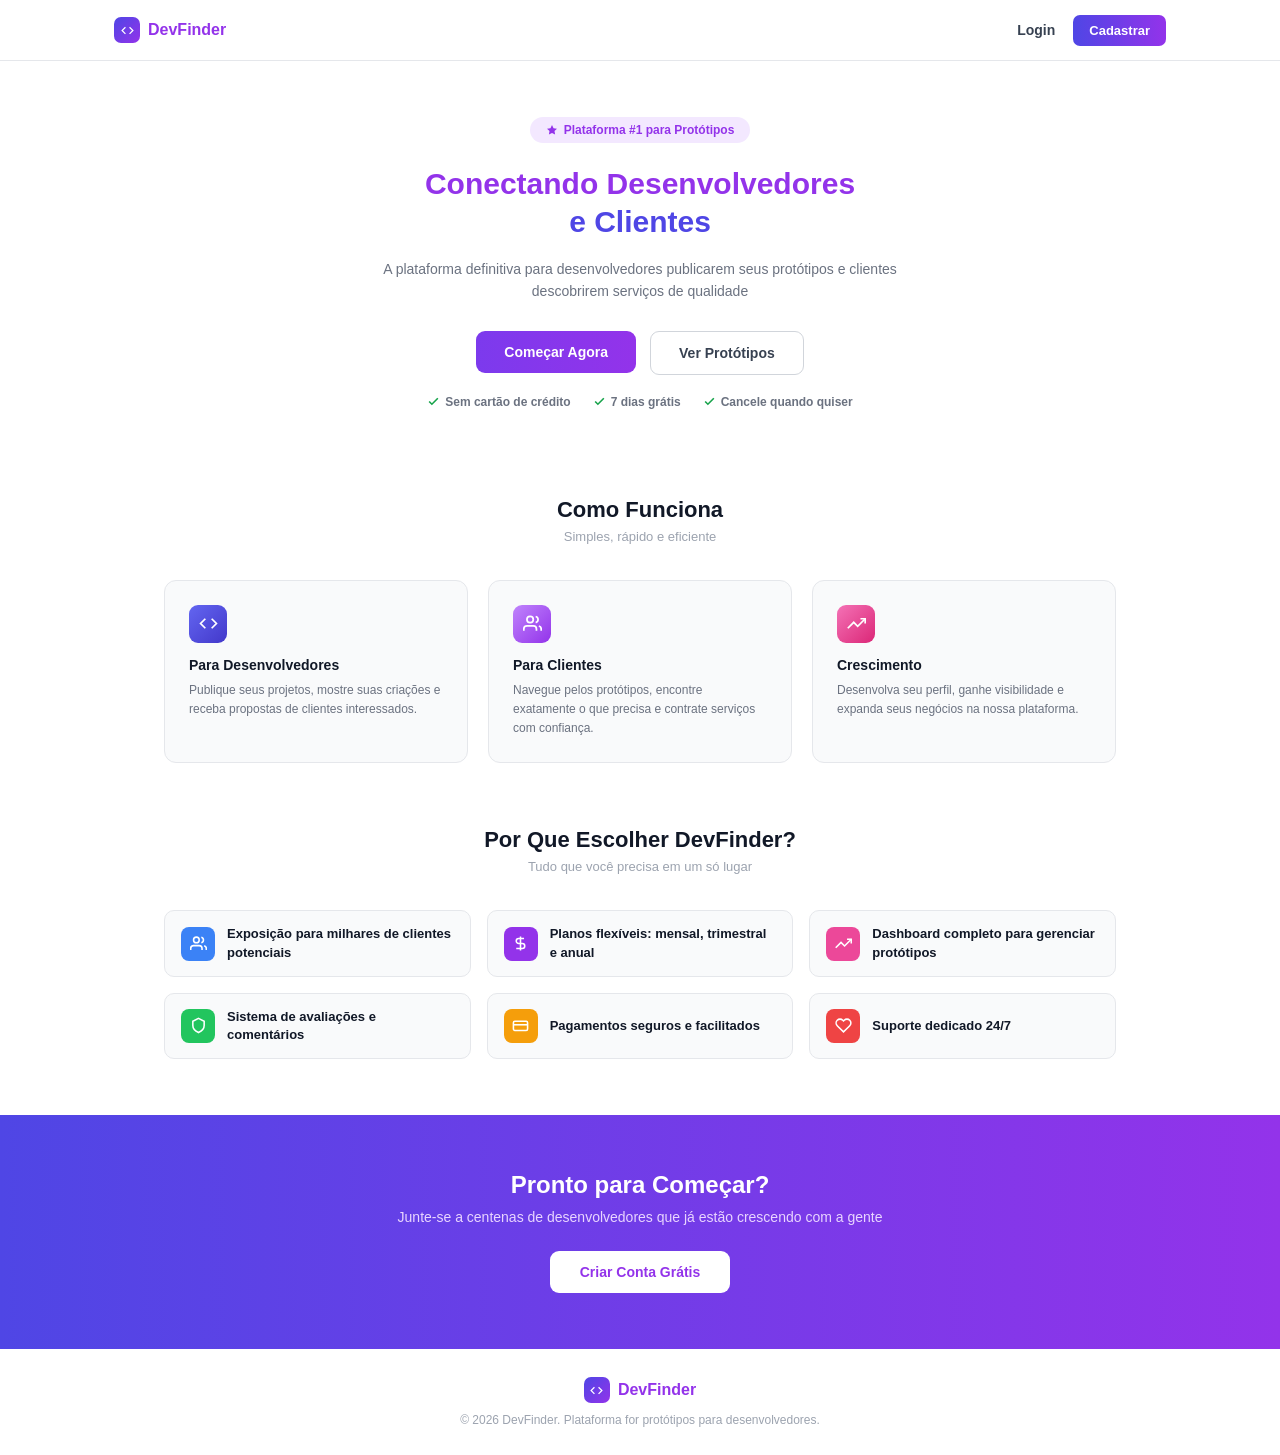
<file: index.html>
<!DOCTYPE html>
<html lang="en">

<head>
    <meta charset="UTF-8">
    <meta name="viewport" content="width=device-width, initial-scale=1.0">
    <title>DevFinder</title>
    <link rel="stylesheet" href="css/style.css">
</head>

<body>


   <header class="header">
    <div class="header-inner">
      <div class="logo">
        <div class="logo-icon">
          <svg viewBox="0 0 24 24"><path d="M9.4 16.6L4.8 12l4.6-4.6L8 6l-6 6 6 6 1.4-1.4zm5.2 0L19.2 12l-4.6-4.6L16 6l6 6-6 6-1.4-1.4z"/></svg>
        </div>
        <span class="logo-text">DevFinder</span>
      </div>
      <div class="header-actions">
        <a href="login.html" class="login-link">Login</a>
        <a href="cadastro.html"><button class="btn-cadastrar">Cadastrar</button></a>
      </div>
    </div>
  </header>
 
  <section class="hero">
    <div class="hero-badge">
      <svg viewBox="0 0 24 24"><polygon points="12 2 15.09 8.26 22 9.27 17 14.14 18.18 21.02 12 17.77 5.82 21.02 7 14.14 2 9.27 8.91 8.26 12 2"/></svg>
      Plataforma #1 para Protótipos
    </div>
 
    <h1>
      <span class="line1">Conectando Desenvolvedores</span>
      <span class="line2">e Clientes</span>
    </h1>
 
    <p>A plataforma definitiva para desenvolvedores publicarem seus protótipos e clientes descobrirem serviços de qualidade</p>
 
    <div class="hero-ctas">
      <a href="cadastro.html"><button class="btn-primary">Começar Agora</button></a>
      <a href="cliente.html"><button class="btn-secondary">Ver Protótipos</button></a>
    </div>
 
    <div class="hero-perks">
      <span><svg viewBox="0 0 24 24"><polyline points="20 6 9 17 4 12"/></svg>Sem cartão de crédito</span>
      <span><svg viewBox="0 0 24 24"><polyline points="20 6 9 17 4 12"/></svg>7 dias grátis</span>
      <span><svg viewBox="0 0 24 24"><polyline points="20 6 9 17 4 12"/></svg>Cancele quando quiser</span>
    </div>
  </section>
 
  <section class="how-it-works">
    <h2 class="section-title">Como Funciona</h2>
    <p class="section-subtitle">Simples, rápido e eficiente</p>
 
    <div class="how-grid">
      <div class="how-card">
        <div class="how-icon icon-indigo">
          <svg viewBox="0 0 24 24"><polyline points="16 18 22 12 16 6"/><polyline points="8 6 2 12 8 18"/></svg>
        </div>
        <h3>Para Desenvolvedores</h3>
        <p>Publique seus projetos, mostre suas criações e receba propostas de clientes interessados.</p>
      </div>
 
      <div class="how-card">
        <div class="how-icon icon-purple">
          <svg viewBox="0 0 24 24"><path d="M17 21v-2a4 4 0 0 0-4-4H5a4 4 0 0 0-4 4v2"/><circle cx="9" cy="7" r="4"/><path d="M23 21v-2a4 4 0 0 0-3-3.87"/><path d="M16 3.13a4 4 0 0 1 0 7.75"/></svg>
        </div>
        <h3>Para Clientes</h3>
        <p>Navegue pelos protótipos, encontre exatamente o que precisa e contrate serviços com confiança.</p>
      </div>
 
      <div class="how-card">
        <div class="how-icon icon-pink">
          <svg viewBox="0 0 24 24"><polyline points="23 6 13.5 15.5 8.5 10.5 1 18"/><polyline points="17 6 23 6 23 12"/></svg>
        </div>
        <h3>Crescimento</h3>
        <p>Desenvolva seu perfil, ganhe visibilidade e expanda seus negócios na nossa plataforma.</p>
      </div>
    </div>
  </section>
 
  <section class="why-section">
    <h2 class="section-title">Por Que Escolher DevFinder?</h2>
    <p class="section-subtitle">Tudo que você precisa em um só lugar</p>
 
    <div class="why-grid">
      <div class="why-card">
        <div class="why-icon why-blue">
          <svg viewBox="0 0 24 24"><path d="M17 21v-2a4 4 0 0 0-4-4H5a4 4 0 0 0-4 4v2"/><circle cx="9" cy="7" r="4"/><path d="M23 21v-2a4 4 0 0 0-3-3.87"/><path d="M16 3.13a4 4 0 0 1 0 7.75"/></svg>
        </div>
        <span>Exposição para milhares de clientes potenciais</span>
      </div>
 
      <div class="why-card">
        <div class="why-icon why-purple">
          <svg viewBox="0 0 24 24"><path d="M12 2v20M17 5H9.5a3.5 3.5 0 0 0 0 7h5a3.5 3.5 0 0 1 0 7H6"/></svg>
        </div>
        <span>Planos flexíveis: mensal, trimestral e anual</span>
      </div>
 
      <div class="why-card">
        <div class="why-icon why-pink">
          <svg viewBox="0 0 24 24"><polyline points="23 6 13.5 15.5 8.5 10.5 1 18"/><polyline points="17 6 23 6 23 12"/></svg>
        </div>
        <span>Dashboard completo para gerenciar protótipos</span>
      </div>
 
      <div class="why-card">
        <div class="why-icon why-green">
          <svg viewBox="0 0 24 24"><path d="M12 2l8 4v6c0 5-3.5 8-8 10-4.5-2-8-5-8-10V6l8-4z"/></svg>
        </div>
        <span>Sistema de avaliações e comentários</span>
      </div>
 
      <div class="why-card">
        <div class="why-icon why-orange">
          <svg viewBox="0 0 24 24"><rect x="2" y="6" width="20" height="13" rx="2"/><line x1="2" y1="11" x2="22" y2="11"/></svg>
        </div>
        <span>Pagamentos seguros e facilitados</span>
      </div>
 
      <div class="why-card">
        <div class="why-icon why-red">
          <svg viewBox="0 0 24 24"><path d="M20.8 4.6a5.5 5.5 0 0 0-7.8 0L12 5.6l-1-1a5.5 5.5 0 0 0-7.8 7.8l1 1L12 21l7.8-7.6 1-1a5.5 5.5 0 0 0 0-7.8z"/></svg>
        </div>
        <span>Suporte dedicado 24/7</span>
      </div>
    </div>
  </section>
 
  <section class="cta-banner">
    <h2>Pronto para Começar?</h2>
    <p>Junte-se a centenas de desenvolvedores que já estão crescendo com a gente</p>
    <a href="cadastro.html"><button class="btn-white">Criar Conta Grátis</button></a>
  </section>
 
  <footer class="footer">
    <div class="logo">
      <div class="logo-icon">
        <svg viewBox="0 0 24 24"><path d="M9.4 16.6L4.8 12l4.6-4.6L8 6l-6 6 6 6 1.4-1.4zm5.2 0L19.2 12l-4.6-4.6L16 6l6 6-6 6-1.4-1.4z"/></svg>
      </div>
      <span class="logo-text">DevFinder</span>
    </div>
    <p>© 2026 DevFinder. Plataforma for protótipos para desenvolvedores.</p>
  </footer>

</body>

</html>
</file>
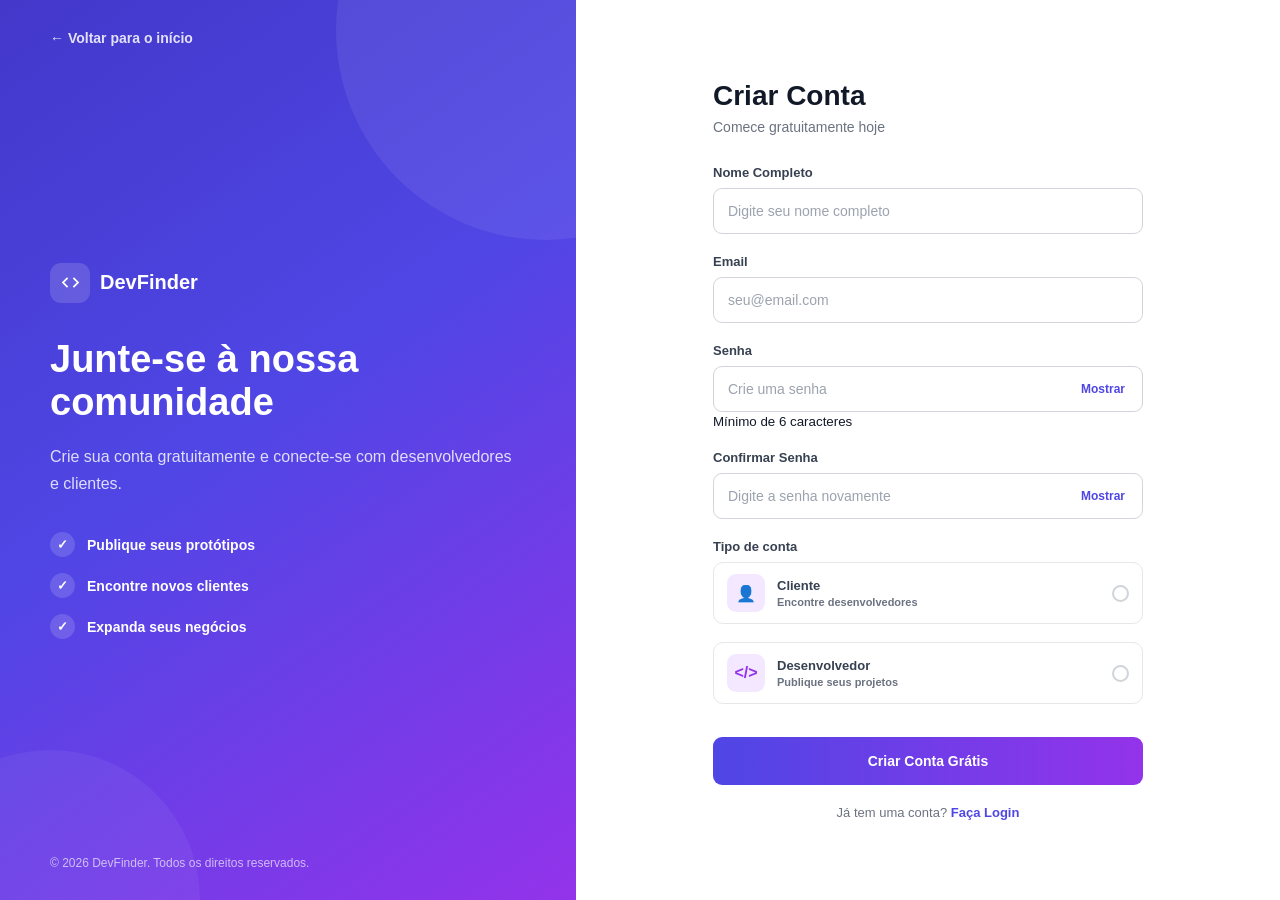
<file: cadastro.html>
<!DOCTYPE html>
<html lang="pt-BR">

<head>
    <meta charset="UTF-8">
    <meta name="viewport" content="width=device-width, initial-scale=1.0">

    <title>Cadastro | DevFinder</title>

    <link rel="stylesheet" href="css/cadastro.css">
</head>

<body>

    <main class="auth-page">

        <section class="auth-left">

            <a href="index.html" class="voltar">
                ← Voltar para o início
            </a>

            <div class="left-content">

                <div class="brand">
                    <div class="brand-icon">
                        <svg viewBox="0 0 24 24">
                            <path d="M9.4 16.6L4.8 12l4.6-4.6L8 6l-6 6 6 6 1.4-1.4zm5.2 0L19.2 12l-4.6-4.6L16 6l6 6-6 6-1.4-1.4z"/>
                        </svg>
                    </div>

                    <span>DevFinder</span>
                </div>

                <h1>Junte-se à nossa comunidade</h1>

                <p>
                    Crie sua conta gratuitamente e conecte-se
                    com desenvolvedores e clientes.
                </p>

                <div class="benefits">

                    <div>
                        <span class="benefit-icon">✓</span>
                        Publique seus protótipos
                    </div>

                    <div>
                        <span class="benefit-icon">✓</span>
                        Encontre novos clientes
                    </div>

                    <div>
                        <span class="benefit-icon">✓</span>
                        Expanda seus negócios
                    </div>

                </div>

            </div>

            <p class="copyright">
                © 2026 DevFinder. Todos os direitos reservados.
            </p>

        </section>


        <section class="auth-right">

            <div class="form-card">

                <div class="form-header">

                    <div class="mobile-logo">

                        <div class="brand-icon">
                            <svg viewBox="0 0 24 24">
                                <path d="M9.4 16.6L4.8 12l4.6-4.6L8 6l-6 6 6 6 1.4-1.4zm5.2 0L19.2 12l-4.6-4.6L16 6l6 6-6 6-1.4-1.4z"/>
                            </svg>
                        </div>

                        <span>DevFinder</span>

                    </div>

                    <h2>Criar Conta</h2>

                    <p>
                        Comece gratuitamente hoje
                    </p>

                </div>


                <form id="cadastroForm">

                    <div class="campo">

                        <label for="nome">
                            Nome Completo
                        </label>

                        <input
                            type="text"
                            id="nome"
                            placeholder="Digite seu nome completo"
                            autocomplete="name"
                            required
                        >

                        <small class="erro" id="erroNome"></small>

                    </div>


                    <div class="campo">

                        <label for="email">
                            Email
                        </label>

                        <input
                            type="email"
                            id="email"
                            placeholder="seu@email.com"
                            autocomplete="email"
                            required
                        >

                        <small class="erro" id="erroEmail"></small>

                    </div>


                    <div class="campo">

                        <label for="senha">
                            Senha
                        </label>

                        <div class="senha-container">

                            <input
                                type="password"
                                id="senha"
                                placeholder="Crie uma senha"
                                autocomplete="new-password"
                                required
                            >

                            <button
                                type="button"
                                id="mostrarSenha"
                                class="mostrar-senha"
                            >
                                Mostrar
                            </button>

                        </div>

                        <div class="senha-forca">

                            <div class="forca-barra">
                                <span id="barraForca"></span>
                            </div>

                            <small id="textoForca">
                                Mínimo de 6 caracteres
                            </small>

                        </div>

                    </div>


                    <div class="campo">

                        <label for="confirmarSenha">
                            Confirmar Senha
                        </label>

                        <div class="senha-container">

                            <input
                                type="password"
                                id="confirmarSenha"
                                placeholder="Digite a senha novamente"
                                autocomplete="new-password"
                                required
                            >

                            <button
                                type="button"
                                id="mostrarConfirmacao"
                                class="mostrar-senha"
                            >
                                Mostrar
                            </button>

                        </div>

                        <small class="erro" id="erroSenha"></small>

                    </div>


                    <div class="campo">

                        <label>
                            Tipo de conta
                        </label>

                        <div class="tipos-conta">

                            <label class="tipo-option">

                                <input
                                    type="radio"
                                    name="tipoConta"
                                    value="cliente"
                                    required
                                >

                                <div class="tipo-card">

                                    <div class="tipo-icon">
                                        👤
                                    </div>

                                    <div>
                                        <strong>Cliente</strong>
                                        <small>
                                            Encontre desenvolvedores
                                        </small>
                                    </div>

                                    <span class="radio"></span>

                                </div>

                            </label>


                            <label class="tipo-option">

                                <input
                                    type="radio"
                                    name="tipoConta"
                                    value="desenvolvedor"
                                >

                                <div class="tipo-card">

                                    <div class="tipo-icon">
                                        &lt;/&gt;
                                    </div>

                                    <div>
                                        <strong>Desenvolvedor</strong>
                                        <small>
                                            Publique seus projetos
                                        </small>
                                    </div>

                                    <span class="radio"></span>

                                </div>

                            </label>

                        </div>

                    </div>


                    <button
                        type="submit"
                        class="btn-cadastrar"
                        id="btnCadastrar"
                    >
                        Criar Conta Grátis
                    </button>

                </form>


                <p class="login-text">
                    Já tem uma conta?

                    <a href="login.html">
                        Faça Login
                    </a>
                </p>

            </div>

        </section>

    </main>


    <script src="js/cadastro.js"></script>

</body>

</html>
</file>
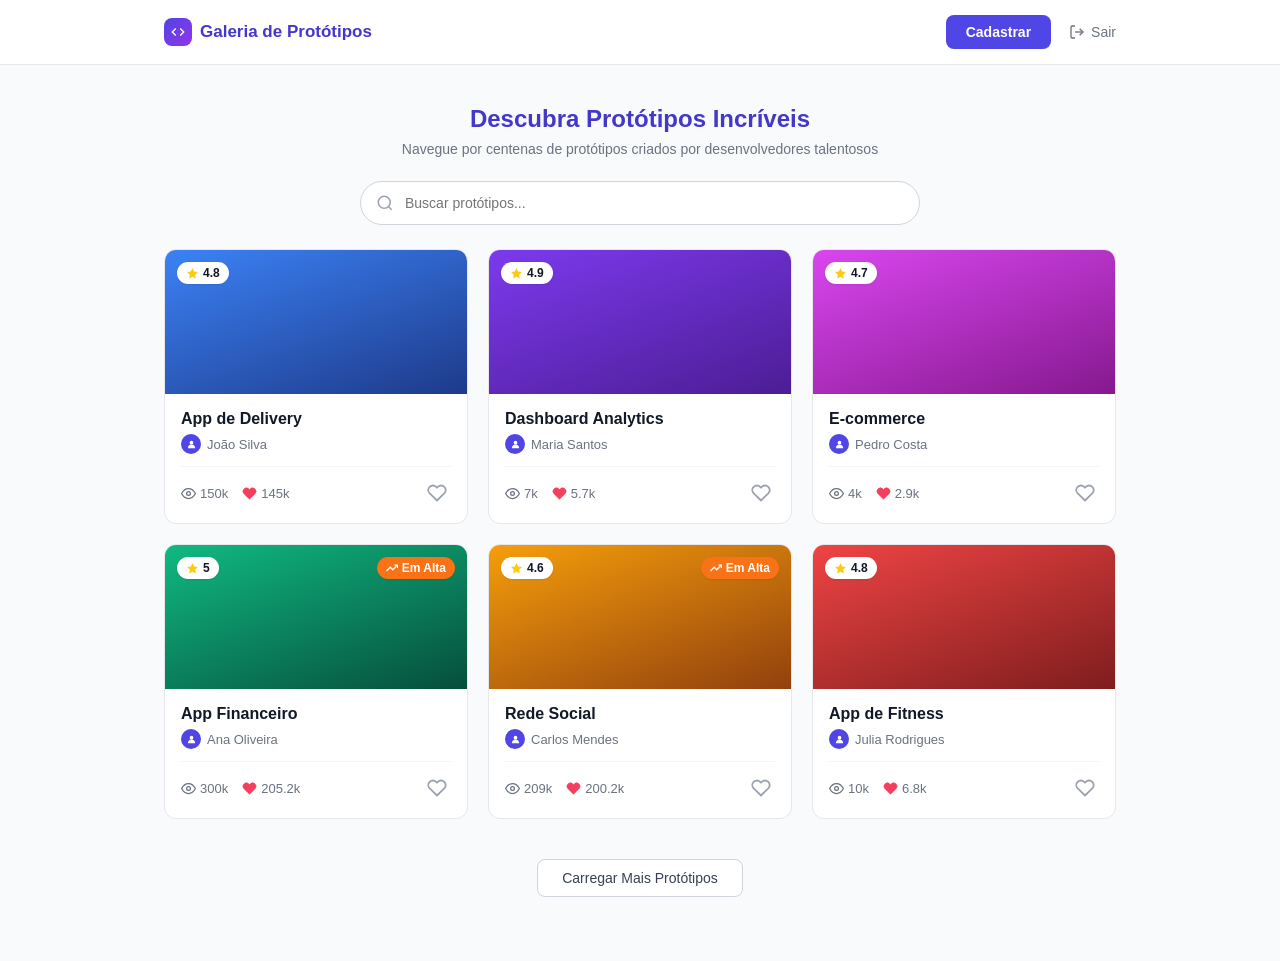
<file: cliente.html>
<!DOCTYPE html>
<html lang="en">

<head>
  <meta charset="UTF-8">
  <meta name="viewport" content="width=device-width, initial-scale=1.0">
  <title>Galeria de Protótipos</title>
  <link rel="stylesheet" href="css/cliente.css">
</head>

<body>

  <header class="header">
    <div class="header-inner">
      <div class="logo">
        <div class="logo-icon">
          <svg viewBox="0 0 24 24">
            <path d="M9.4 16.6L4.8 12l4.6-4.6L8 6l-6 6 6 6 1.4-1.4zm5.2 0L19.2 12l-4.6-4.6L16 6l6 6-6 6-1.4-1.4z" />
          </svg>
        </div>
        <span class="logo-text">Galeria de Protótipos</span>
      </div>
      <div class="header-actions">
        <button class="btn-primary">Cadastrar</button>
        <a href="#" class="link-logout">
          <svg viewBox="0 0 24 24">
            <path d="M9 21H5a2 2 0 0 1-2-2V5a2 2 0 0 1 2-2h4" />
            <polyline points="16 17 21 12 16 7" />
            <line x1="21" y1="12" x2="9" y2="12" />
          </svg>
          Sair
        </a>
      </div>
    </div>
  </header>

  <section class="hero">
    <h1>Descubra Protótipos Incríveis</h1>
    <p>Navegue por centenas de protótipos criados por desenvolvedores talentosos</p>
    <div class="search-wrap">
      <svg viewBox="0 0 24 24">
        <circle cx="11" cy="11" r="8" />
        <line x1="21" y1="21" x2="16.65" y2="16.65" />
      </svg>
      <input class="search-input" type="text" placeholder="Buscar protótipos...">
    </div>
  </section>

  <main class="main">
    <div class="grid">

      <!-- App de Delivery -->
      <div class="card"><a href="prototipo1.html">
        <div class="card-banner b-delivery">
          <div class="badge-rating">
            <svg viewBox="0 0 24 24">
              <polygon
                points="12 2 15.09 8.26 22 9.27 17 14.14 18.18 21.02 12 17.77 5.82 21.02 7 14.14 2 9.27 8.91 8.26 12 2" />
            </svg>
            4.8
          </div>
        </div>
        <div class="card-body">
          <h3 class="card-title">App de Delivery</h3>
          <div class="card-author">
            <div class="avatar">
              <svg viewBox="0 0 24 24">
                <circle cx="12" cy="8" r="4" />
                <path d="M4 20c0-4.4 3.6-8 8-8s8 3.6 8 8" />
              </svg>
            </div>
            <span>João Silva</span>
          </div>
          <hr class="card-divider">
          <div class="card-stats">
            <div class="stats-left">
              <span class="stat views"><svg viewBox="0 0 24 24">
                  <path d="M1 12s4-8 11-8 11 8 11 8-4 8-11 8-11-8-11-8z" />
                  <circle cx="12" cy="12" r="3" />
                </svg>150k</span>
              <span class="stat likes"><svg viewBox="0 0 24 24">
                  <path
                    d="M20.8 4.6a5.5 5.5 0 0 0-7.8 0L12 5.6l-1-1a5.5 5.5 0 0 0-7.8 7.8l1 1L12 21l7.8-7.6 1-1a5.5 5.5 0 0 0 0-7.8z" />
                </svg>145k</span>
            </div>
            <button class="fav-btn" aria-label="Favoritar" onclick="toggleLike(this)">
              <svg viewBox="0 0 24 24">
                <path
                  d="M20.8 4.6a5.5 5.5 0 0 0-7.8 0L12 5.6l-1-1a5.5 5.5 0 0 0-7.8 7.8l1 1L12 21l7.8-7.6 1-1a5.5 5.5 0 0 0 0-7.8z" />
              </svg>
            </button>
          </div>
        </div>
        </a>
      </div>


      <!-- Dashboard Analytics -->
      <div class="card">
        <div class="card-banner b-dashboard">
          <div class="badge-rating">
            <svg viewBox="0 0 24 24">
              <polygon
                points="12 2 15.09 8.26 22 9.27 17 14.14 18.18 21.02 12 17.77 5.82 21.02 7 14.14 2 9.27 8.91 8.26 12 2" />
            </svg>
            4.9
          </div>
        </div>
        <div class="card-body">
          <h3 class="card-title">Dashboard Analytics</h3>
          <div class="card-author">
            <div class="avatar">
              <svg viewBox="0 0 24 24">
                <circle cx="12" cy="8" r="4" />
                <path d="M4 20c0-4.4 3.6-8 8-8s8 3.6 8 8" />
              </svg>
            </div>
            <span>Maria Santos</span>
          </div>
          <hr class="card-divider">
          <div class="card-stats">
            <div class="stats-left">
              <span class="stat views"><svg viewBox="0 0 24 24">
                  <path d="M1 12s4-8 11-8 11 8 11 8-4 8-11 8-11-8-11-8z" />
                  <circle cx="12" cy="12" r="3" />
                </svg>7k</span>
              <span class="stat likes"><svg viewBox="0 0 24 24">
                  <path
                    d="M20.8 4.6a5.5 5.5 0 0 0-7.8 0L12 5.6l-1-1a5.5 5.5 0 0 0-7.8 7.8l1 1L12 21l7.8-7.6 1-1a5.5 5.5 0 0 0 0-7.8z" />
                </svg>5.7k</span>
            </div>
            <button class="fav-btn" aria-label="Favoritar" onclick="toggleLike(this)">
              <svg viewBox="0 0 24 24">
                <path
                  d="M20.8 4.6a5.5 5.5 0 0 0-7.8 0L12 5.6l-1-1a5.5 5.5 0 0 0-7.8 7.8l1 1L12 21l7.8-7.6 1-1a5.5 5.5 0 0 0 0-7.8z" />
              </svg>
            </button>
          </div>
        </div>
      </div>

      <!-- E-commerce -->
      <div class="card">
        <div class="card-banner b-ecommerce">
          <div class="badge-rating">
            <svg viewBox="0 0 24 24">
              <polygon
                points="12 2 15.09 8.26 22 9.27 17 14.14 18.18 21.02 12 17.77 5.82 21.02 7 14.14 2 9.27 8.91 8.26 12 2" />
            </svg>
            4.7
          </div>
        </div>
        <div class="card-body">
          <h3 class="card-title">E-commerce</h3>
          <div class="card-author">
            <div class="avatar">
              <svg viewBox="0 0 24 24">
                <circle cx="12" cy="8" r="4" />
                <path d="M4 20c0-4.4 3.6-8 8-8s8 3.6 8 8" />
              </svg>
            </div>
            <span>Pedro Costa</span>
          </div>
          <hr class="card-divider">
          <div class="card-stats">
            <div class="stats-left">
              <span class="stat views"><svg viewBox="0 0 24 24">
                  <path d="M1 12s4-8 11-8 11 8 11 8-4 8-11 8-11-8-11-8z" />
                  <circle cx="12" cy="12" r="3" />
                </svg>4k</span>
              <span class="stat likes"><svg viewBox="0 0 24 24">
                  <path
                    d="M20.8 4.6a5.5 5.5 0 0 0-7.8 0L12 5.6l-1-1a5.5 5.5 0 0 0-7.8 7.8l1 1L12 21l7.8-7.6 1-1a5.5 5.5 0 0 0 0-7.8z" />
                </svg>2.9k</span>
            </div>
            <button class="fav-btn" aria-label="Favoritar" onclick="toggleLike(this)">
              <svg viewBox="0 0 24 24">
                <path
                  d="M20.8 4.6a5.5 5.5 0 0 0-7.8 0L12 5.6l-1-1a5.5 5.5 0 0 0-7.8 7.8l1 1L12 21l7.8-7.6 1-1a5.5 5.5 0 0 0 0-7.8z" />
              </svg>
            </button>
          </div>
        </div>
      </div>

      <!-- App Financeiro -->
      <div class="card">
        <div class="card-banner b-financeiro">
          <div class="badge-rating">
            <svg viewBox="0 0 24 24">
              <polygon
                points="12 2 15.09 8.26 22 9.27 17 14.14 18.18 21.02 12 17.77 5.82 21.02 7 14.14 2 9.27 8.91 8.26 12 2" />
            </svg>
            5
          </div>
          <div class="badge-trending">
            <svg viewBox="0 0 24 24">
              <polyline points="23 6 13.5 15.5 8.5 10.5 1 18" />
              <polyline points="17 6 23 6 23 12" />
            </svg>
            Em Alta
          </div>
        </div>
        <div class="card-body">
          <h3 class="card-title">App Financeiro</h3>
          <div class="card-author">
            <div class="avatar">
              <svg viewBox="0 0 24 24">
                <circle cx="12" cy="8" r="4" />
                <path d="M4 20c0-4.4 3.6-8 8-8s8 3.6 8 8" />
              </svg>
            </div>
            <span>Ana Oliveira</span>
          </div>
          <hr class="card-divider">
          <div class="card-stats">
            <div class="stats-left">
              <span class="stat views"><svg viewBox="0 0 24 24">
                  <path d="M1 12s4-8 11-8 11 8 11 8-4 8-11 8-11-8-11-8z" />
                  <circle cx="12" cy="12" r="3" />
                </svg>300k</span>
              <span class="stat likes"><svg viewBox="0 0 24 24">
                  <path
                    d="M20.8 4.6a5.5 5.5 0 0 0-7.8 0L12 5.6l-1-1a5.5 5.5 0 0 0-7.8 7.8l1 1L12 21l7.8-7.6 1-1a5.5 5.5 0 0 0 0-7.8z" />
                </svg>205.2k</span>
            </div>
            <button class="fav-btn" aria-label="Favoritar" onclick="toggleLike(this)">
              <svg viewBox="0 0 24 24">
                <path
                  d="M20.8 4.6a5.5 5.5 0 0 0-7.8 0L12 5.6l-1-1a5.5 5.5 0 0 0-7.8 7.8l1 1L12 21l7.8-7.6 1-1a5.5 5.5 0 0 0 0-7.8z" />
              </svg>
            </button>
          </div>
        </div>
      </div>

      <!-- Rede Social -->
      <div class="card">
        <div class="card-banner b-social">
          <div class="badge-rating">
            <svg viewBox="0 0 24 24">
              <polygon
                points="12 2 15.09 8.26 22 9.27 17 14.14 18.18 21.02 12 17.77 5.82 21.02 7 14.14 2 9.27 8.91 8.26 12 2" />
            </svg>
            4.6
          </div>
          <div class="badge-trending">
            <svg viewBox="0 0 24 24">
              <polyline points="23 6 13.5 15.5 8.5 10.5 1 18" />
              <polyline points="17 6 23 6 23 12" />
            </svg>
            Em Alta
          </div>
        </div>
        <div class="card-body">
          <h3 class="card-title">Rede Social</h3>
          <div class="card-author">
            <div class="avatar">
              <svg viewBox="0 0 24 24">
                <circle cx="12" cy="8" r="4" />
                <path d="M4 20c0-4.4 3.6-8 8-8s8 3.6 8 8" />
              </svg>
            </div>
            <span>Carlos Mendes</span>
          </div>
          <hr class="card-divider">
          <div class="card-stats">
            <div class="stats-left">
              <span class="stat views"><svg viewBox="0 0 24 24">
                  <path d="M1 12s4-8 11-8 11 8 11 8-4 8-11 8-11-8-11-8z" />
                  <circle cx="12" cy="12" r="3" />
                </svg>209k</span>
              <span class="stat likes"><svg viewBox="0 0 24 24">
                  <path
                    d="M20.8 4.6a5.5 5.5 0 0 0-7.8 0L12 5.6l-1-1a5.5 5.5 0 0 0-7.8 7.8l1 1L12 21l7.8-7.6 1-1a5.5 5.5 0 0 0 0-7.8z" />
                </svg>200.2k</span>
            </div>
            <button class="fav-btn" aria-label="Favoritar" onclick="toggleLike(this)">
              <svg viewBox="0 0 24 24">
                <path
                  d="M20.8 4.6a5.5 5.5 0 0 0-7.8 0L12 5.6l-1-1a5.5 5.5 0 0 0-7.8 7.8l1 1L12 21l7.8-7.6 1-1a5.5 5.5 0 0 0 0-7.8z" />
              </svg>
            </button>
          </div>
        </div>
      </div>

      <!-- App de Fitness -->
      <div class="card">
        <div class="card-banner b-fitness">
          <div class="badge-rating">
            <svg viewBox="0 0 24 24">
              <polygon
                points="12 2 15.09 8.26 22 9.27 17 14.14 18.18 21.02 12 17.77 5.82 21.02 7 14.14 2 9.27 8.91 8.26 12 2" />
            </svg>
            4.8
          </div>
        </div>
        <div class="card-body">
          <h3 class="card-title">App de Fitness</h3>
          <div class="card-author">
            <div class="avatar">
              <svg viewBox="0 0 24 24">
                <circle cx="12" cy="8" r="4" />
                <path d="M4 20c0-4.4 3.6-8 8-8s8 3.6 8 8" />
              </svg>
            </div>
            <span>Julia Rodrigues</span>
          </div>
          <hr class="card-divider">
          <div class="card-stats">
            <div class="stats-left">
              <span class="stat views"><svg viewBox="0 0 24 24">
                  <path d="M1 12s4-8 11-8 11 8 11 8-4 8-11 8-11-8-11-8z" />
                  <circle cx="12" cy="12" r="3" />
                </svg>10k</span>
              <span class="stat likes"><svg viewBox="0 0 24 24">
                  <path
                    d="M20.8 4.6a5.5 5.5 0 0 0-7.8 0L12 5.6l-1-1a5.5 5.5 0 0 0-7.8 7.8l1 1L12 21l7.8-7.6 1-1a5.5 5.5 0 0 0 0-7.8z" />
                </svg>6.8k</span>
            </div>
            <button class="fav-btn" aria-label="Favoritar" onclick="toggleLike(this)">
              <svg viewBox="0 0 24 24">
                <path
                  d="M20.8 4.6a5.5 5.5 0 0 0-7.8 0L12 5.6l-1-1a5.5 5.5 0 0 0-7.8 7.8l1 1L12 21l7.8-7.6 1-1a5.5 5.5 0 0 0 0-7.8z" />
              </svg>
            </button>
          </div>
        </div>
      </div>

    </div>

    <div class="load-more-wrap">
      <button class="btn-outline">Carregar Mais Protótipos</button>
    </div>

    <script src="js/cliente.js"></script>

    </header>

</body>

</html>
</file>
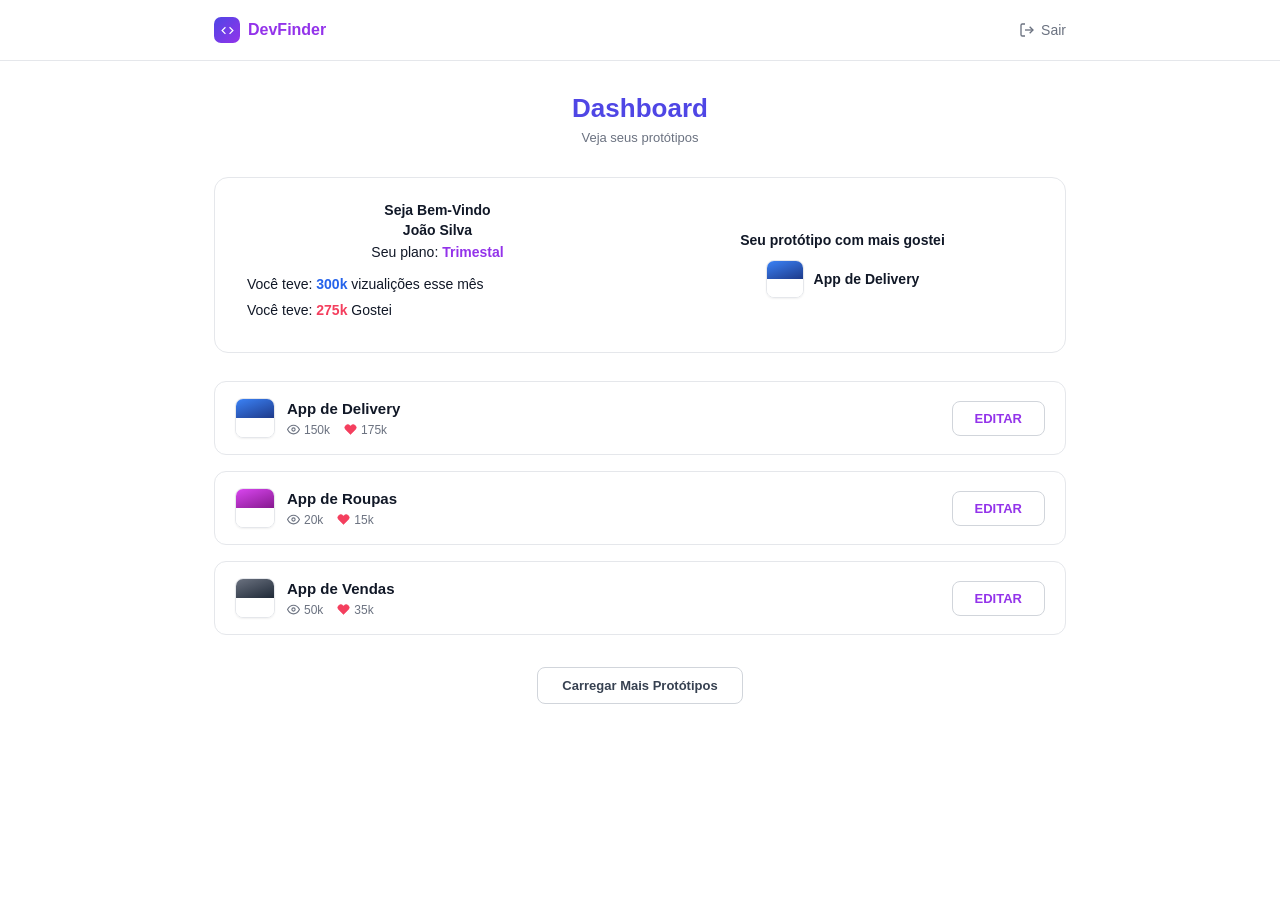
<file: desenvolvedor.html>
<!DOCTYPE html>
<html lang="en">

<head>
    <meta charset="UTF-8">
    <meta name="viewport" content="width=device-width, initial-scale=1.0">
    <title>Desenvolvedor</title>
    <link rel="stylesheet" href="css/desenvolvedor.css">
</head>

<body>

    <header class="header">
        <div class="header-inner">
            <div class="logo">
                <div class="logo-icon">
                    <svg viewBox="0 0 24 24">
                        <path
                            d="M9.4 16.6L4.8 12l4.6-4.6L8 6l-6 6 6 6 1.4-1.4zm5.2 0L19.2 12l-4.6-4.6L16 6l6 6-6 6-1.4-1.4z" />
                    </svg>
                </div>
                <span class="logo-text">DevFinder</span>
            </div>
            <a href="index.html" class="link-logout">
                <svg viewBox="0 0 24 24">
                    <path d="M9 21H5a2 2 0 0 1-2-2V5a2 2 0 0 1 2-2h4" />
                    <polyline points="16 17 21 12 16 7" />
                    <line x1="21" y1="12" x2="9" y2="12" />
                </svg>
                Sair
            </a>
        </div>
    </header>

    <section class="hero">
        <h1>Dashboard</h1>
        <p>Veja seus protótipos</p>
    </section>

    <div class="container">
        <div class="welcome-card">
            <div class="welcome-left">
                <div class="welcome-greeting">
                    <p class="greeting-line">Seja Bem-Vindo</p>
                    <p class="name-line">João Silva</p>
                </div>

                <p class="stat-line"><span class="stat-label">Seu plano:</span> <span
                        class="highlight-purple">Trimestal</span></p>
                <p class="stat-line"><span class="stat-label">Você teve:</span> <span class="highlight-blue">300k</span>
                    <span class="stat-label">vizualições esse mês</span></p>
                <p class="stat-line"><span class="stat-label">Você teve:</span> <span class="highlight-rose">275k</span>
                    <span class="stat-label">Gostei</span></p>
            </div>

            <div class="welcome-right">
                <p class="welcome-right-title">Seu protótipo com mais gostei</p>
                <div class="top-proto">
                    <div class="thumb blue">
                        <div class="thumb-top"></div>
                        <div class="thumb-bottom"></div>
                    </div>
                    <span>App de Delivery</span>
                </div>
            </div>
        </div>

        <div class="proto-list">

            <div class="proto-row">
                <div class="proto-info">
                    <div class="thumb blue">
                        <div class="thumb-top"></div>
                        <div class="thumb-bottom"></div>
                    </div>
                    <div class="proto-text">
                        <h3>App de Delivery</h3>
                        <div class="proto-stats">
                            <span class="stat-views"><svg viewBox="0 0 24 24">
                                    <path d="M1 12s4-8 11-8 11 8 11 8-4 8-11 8-11-8-11-8z" />
                                    <circle cx="12" cy="12" r="3" />
                                </svg>150k</span>
                            <span class="stat-likes"><svg viewBox="0 0 24 24">
                                    <path
                                        d="M20.8 4.6a5.5 5.5 0 0 0-7.8 0L12 5.6l-1-1a5.5 5.5 0 0 0-7.8 7.8l1 1L12 21l7.8-7.6 1-1a5.5 5.5 0 0 0 0-7.8z" />
                                </svg>175k</span>
                        </div>
                    </div>
                </div>
                <button class="edit-btn">EDITAR</button>
            </div>

            <div class="proto-row">
                <div class="proto-info">
                    <div class="thumb pink">
                        <div class="thumb-top"></div>
                        <div class="thumb-bottom"></div>
                    </div>
                    <div class="proto-text">
                        <h3>App de Roupas</h3>
                        <div class="proto-stats">
                            <span class="stat-views"><svg viewBox="0 0 24 24">
                                    <path d="M1 12s4-8 11-8 11 8 11 8-4 8-11 8-11-8-11-8z" />
                                    <circle cx="12" cy="12" r="3" />
                                </svg>20k</span>
                            <span class="stat-likes"><svg viewBox="0 0 24 24">
                                    <path
                                        d="M20.8 4.6a5.5 5.5 0 0 0-7.8 0L12 5.6l-1-1a5.5 5.5 0 0 0-7.8 7.8l1 1L12 21l7.8-7.6 1-1a5.5 5.5 0 0 0 0-7.8z" />
                                </svg>15k</span>
                        </div>
                    </div>
                </div>
                <button class="edit-btn">EDITAR</button>
            </div>

            <div class="proto-row">
                <div class="proto-info">
                    <div class="thumb gray">
                        <div class="thumb-top"></div>
                        <div class="thumb-bottom"></div>
                    </div>
                    <div class="proto-text">
                        <h3>App de Vendas</h3>
                        <div class="proto-stats">
                            <span class="stat-views"><svg viewBox="0 0 24 24">
                                    <path d="M1 12s4-8 11-8 11 8 11 8-4 8-11 8-11-8-11-8z" />
                                    <circle cx="12" cy="12" r="3" />
                                </svg>50k</span>
                            <span class="stat-likes"><svg viewBox="0 0 24 24">
                                    <path
                                        d="M20.8 4.6a5.5 5.5 0 0 0-7.8 0L12 5.6l-1-1a5.5 5.5 0 0 0-7.8 7.8l1 1L12 21l7.8-7.6 1-1a5.5 5.5 0 0 0 0-7.8z" />
                                </svg>35k</span>
                        </div>
                    </div>
                </div>
                <button class="edit-btn">EDITAR</button>
            </div>

        </div>

        <div class="load-more-wrap">
            <button class="btn-outline">Carregar Mais Protótipos</button>
        </div>
    </div>

</body>

</html>
</file>
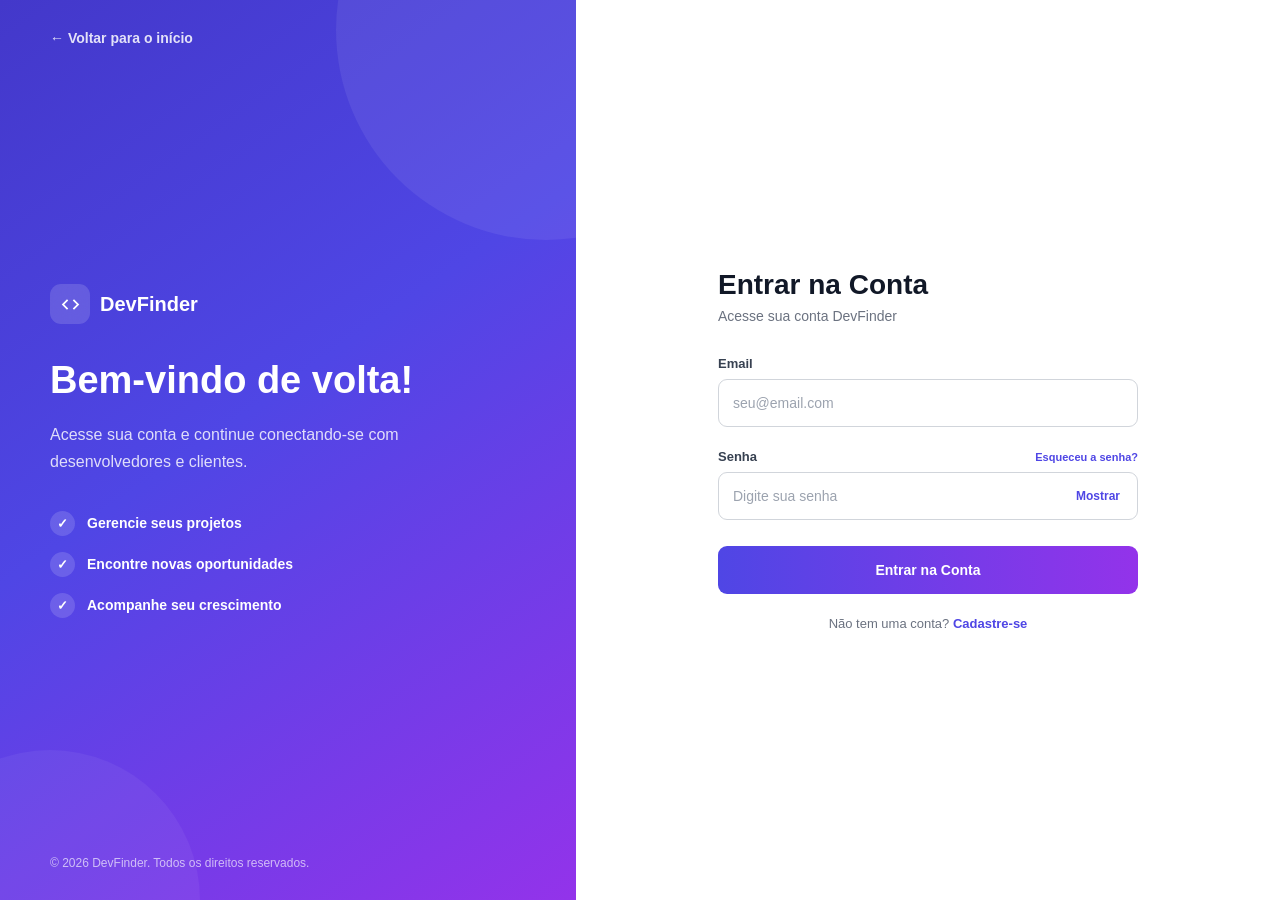
<file: login.html>
<!DOCTYPE html>
<html lang="pt-BR">

<head>

    <meta charset="UTF-8">

    <meta
        name="viewport"
        content="width=device-width, initial-scale=1.0"
    >

    <title>Login | DevFinder</title>

    <link rel="stylesheet" href="css/login.css">

</head>

<body>

    <main class="auth-page">

        <section class="auth-left">

            <a href="index.html" class="voltar">
                ← Voltar para o início
            </a>


            <div class="left-content">

                <div class="brand">

                    <div class="brand-icon">

                        <svg viewBox="0 0 24 24">
                            <path d="M9.4 16.6L4.8 12l4.6-4.6L8 6l-6 6 6 6 1.4-1.4zm5.2 0L19.2 12l-4.6-4.6L16 6l6 6-6 6-1.4-1.4z"/>
                        </svg>

                    </div>

                    <span>DevFinder</span>

                </div>


                <h1>
                    Bem-vindo de volta!
                </h1>


                <p>
                    Acesse sua conta e continue conectando-se
                    com desenvolvedores e clientes.
                </p>


                <div class="benefits">

                    <div>
                        <span class="benefit-icon">✓</span>
                        Gerencie seus projetos
                    </div>

                    <div>
                        <span class="benefit-icon">✓</span>
                        Encontre novas oportunidades
                    </div>

                    <div>
                        <span class="benefit-icon">✓</span>
                        Acompanhe seu crescimento
                    </div>

                </div>

            </div>


            <p class="copyright">
                © 2026 DevFinder. Todos os direitos reservados.
            </p>

        </section>


        <section class="auth-right">

            <div class="form-card">

                <div class="form-header">

                    <div class="mobile-logo">

                        <div class="brand-icon">

                            <svg viewBox="0 0 24 24">
                                <path d="M9.4 16.6L4.8 12l4.6-4.6L8 6l-6 6 6 6 1.4-1.4zm5.2 0L19.2 12l-4.6-4.6L16 6l6 6-6 6-1.4-1.4z"/>
                            </svg>

                        </div>

                        <span>DevFinder</span>

                    </div>


                    <h2>
                        Entrar na Conta
                    </h2>

                    <p>
                        Acesse sua conta DevFinder
                    </p>

                </div>


                <form id="loginForm">

                    <div class="campo">

                        <label for="email">
                            Email
                        </label>

                        <input
                            type="email"
                            id="email"
                            placeholder="seu@email.com"
                            autocomplete="email"
                            required
                        >

                        <small
                            class="erro"
                            id="erroEmail"
                        ></small>

                    </div>


                    <div class="campo">

                        <div class="label-row">

                            <label for="senha">
                                Senha
                            </label>

                            <a
                                href="#"
                                id="esqueceuSenha"
                                class="esqueceu"
                            >
                                Esqueceu a senha?
                            </a>

                        </div>


                        <div class="senha-container">

                            <input
                                type="password"
                                id="senha"
                                placeholder="Digite sua senha"
                                autocomplete="current-password"
                                required
                            >

                            <button
                                type="button"
                                id="mostrarSenha"
                                class="mostrar-senha"
                            >
                                Mostrar
                            </button>

                        </div>

                        <small
                            class="erro"
                            id="erroSenha"
                        ></small>

                    </div>


                    <button
                        type="submit"
                        class="btn-entrar"
                        id="btnEntrar"
                    >
                        Entrar na Conta
                    </button>

                </form>


                <p class="cadastro-text">

                    Não tem uma conta?

                    <a href="cadastro.html">
                        Cadastre-se
                    </a>

                </p>

            </div>

        </section>

    </main>


    <script src="js/login.js"></script>

</body>

</html>
</file>
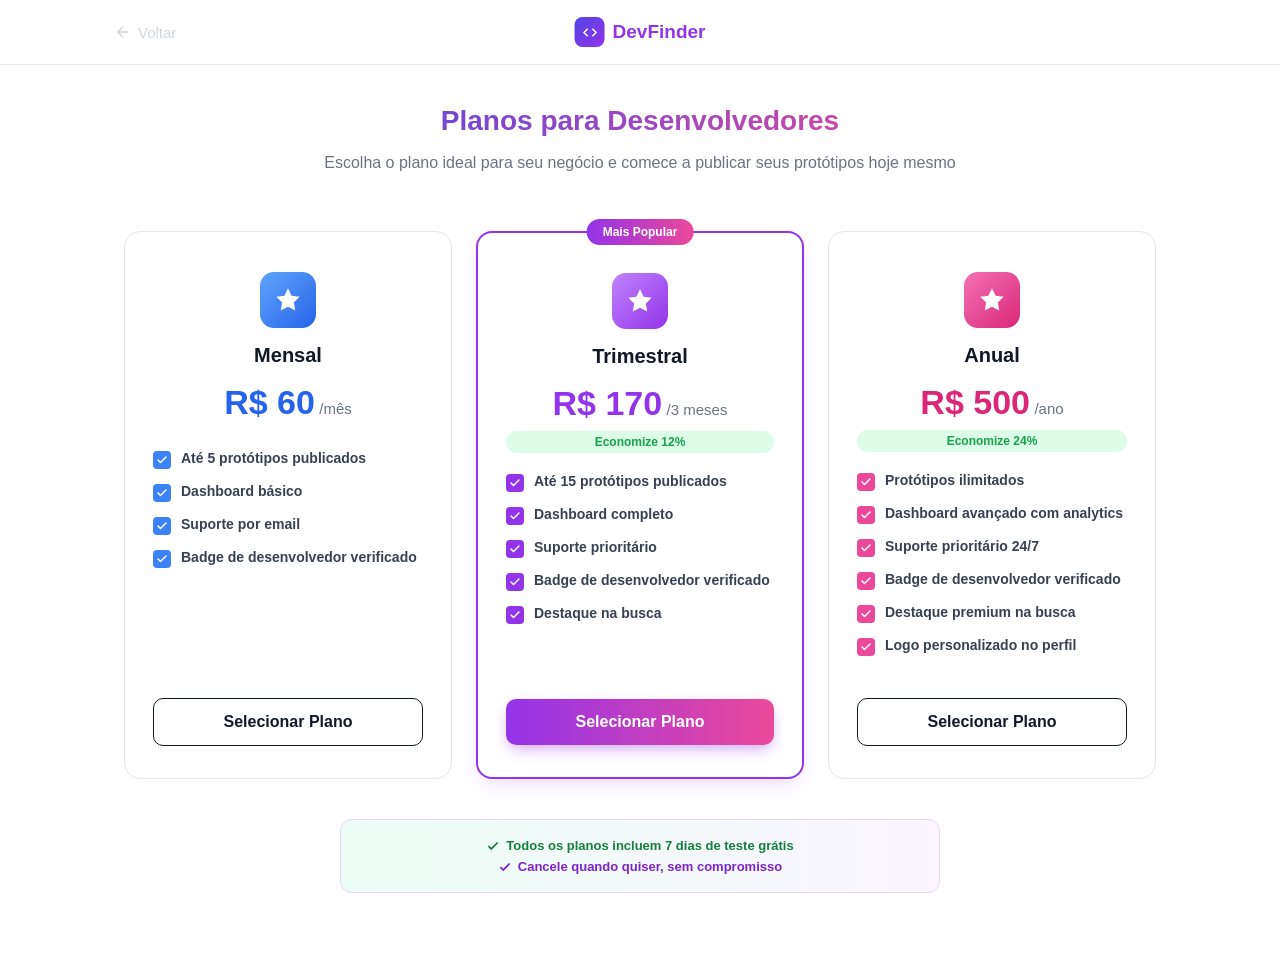
<file: planos.html>
<!DOCTYPE html>
<html lang="en">

<head>
    <meta charset="UTF-8">
    <meta name="viewport" content="width=device-width, initial-scale=1.0">
    <title>Planos</title>
    <link rel="stylesheet" href="css/Planos.css">
</head>

<body>

    <header class="header">
        <div class="header-inner">
            <a href="cadastro.html" class="back-link">
                <svg viewBox="0 0 24 24">
                    <line x1="19" y1="12" x2="5" y2="12" />
                    <polyline points="12 19 5 12 12 5" />
                </svg>
                Voltar
            </a>
            <div class="logo">
                <div class="logo-icon">
                    <svg viewBox="0 0 24 24">
                        <path
                            d="M9.4 16.6L4.8 12l4.6-4.6L8 6l-6 6 6 6 1.4-1.4zm5.2 0L19.2 12l-4.6-4.6L16 6l6 6-6 6-1.4-1.4z" />
                    </svg>
                </div>
                <span class="logo-text">DevFinder</span>
            </div>
        </div>
    </header>

    <section class="hero">
        <h1>Planos para Desenvolvedores</h1>
        <p>Escolha o plano ideal para seu negócio e comece a publicar seus protótipos hoje mesmo</p>
    </section>

    <main class="plans">

        <!-- Mensal -->
        <div class="plan-card">
            <div class="plan-icon icon-blue">
                <svg viewBox="0 0 24 24">
                    <polygon
                        points="12 2 15.09 8.26 22 9.27 17 14.14 18.18 21.02 12 17.77 5.82 21.02 7 14.14 2 9.27 8.91 8.26 12 2" />
                </svg>
            </div>
            <h2 class="plan-name">Mensal</h2>
            <div class="plan-price">
                <span class="amount blue">R$ 60</span>
                <span class="period">/mês</span>
            </div>
            <div class="plan-spacer"></div>
            <ul class="features">
                <li><span class="check check-blue"><svg viewBox="0 0 24 24">
                            <polyline points="20 6 9 17 4 12" />
                        </svg></span>Até 5 protótipos publicados</li>
                <li><span class="check check-blue"><svg viewBox="0 0 24 24">
                            <polyline points="20 6 9 17 4 12" />
                        </svg></span>Dashboard básico</li>
                <li><span class="check check-blue"><svg viewBox="0 0 24 24">
                            <polyline points="20 6 9 17 4 12" />
                        </svg></span>Suporte por email</li>
                <li><span class="check check-blue"><svg viewBox="0 0 24 24">
                            <polyline points="20 6 9 17 4 12" />
                        </svg></span>Badge de desenvolvedor verificado</li>
            </ul>
            <a class="select-btn" href="pagamento.html" onclick="escolherPlano('Mensal', 'R$ 60' , '/1 mês')">Selecionar
                Plano</a>
        </div>

        <!-- Trimestral -->
        <div class="plan-card featured">
            <div class="popular-badge">Mais Popular</div>
            <div class="plan-icon icon-purple">
                <svg viewBox="0 0 24 24">
                    <polygon
                        points="12 2 15.09 8.26 22 9.27 17 14.14 18.18 21.02 12 17.77 5.82 21.02 7 14.14 2 9.27 8.91 8.26 12 2" />
                </svg>
            </div>
            <h2 class="plan-name">Trimestral</h2>
            <div class="plan-price">
                <span class="amount purple">R$ 170</span>
                <span class="period">/3 meses</span>
            </div>
            <span class="save-badge">Economize 12%</span>
            <ul class="features">
                <li><span class="check check-purple"><svg viewBox="0 0 24 24">
                            <polyline points="20 6 9 17 4 12" />
                        </svg></span>Até 15 protótipos publicados</li>
                <li><span class="check check-purple"><svg viewBox="0 0 24 24">
                            <polyline points="20 6 9 17 4 12" />
                        </svg></span>Dashboard completo</li>
                <li><span class="check check-purple"><svg viewBox="0 0 24 24">
                            <polyline points="20 6 9 17 4 12" />
                        </svg></span>Suporte prioritário</li>
                <li><span class="check check-purple"><svg viewBox="0 0 24 24">
                            <polyline points="20 6 9 17 4 12" />
                        </svg></span>Badge de desenvolvedor verificado</li>
                <li><span class="check check-purple"><svg viewBox="0 0 24 24">
                            <polyline points="20 6 9 17 4 12" />
                        </svg></span>Destaque na busca</li>
            </ul>
            <a class="select-btn gradient" href="pagamento.html"
                onclick="escolherPlano('Trimestral', 'R$ 170' , '/3 meses')">Selecionar
                Plano</a>
        </div>

        <!-- Anual -->
        <div class="plan-card">
            <div class="plan-icon icon-pink">
                <svg viewBox="0 0 24 24">
                    <polygon
                        points="12 2 15.09 8.26 22 9.27 17 14.14 18.18 21.02 12 17.77 5.82 21.02 7 14.14 2 9.27 8.91 8.26 12 2" />
                </svg>
            </div>
            <h2 class="plan-name">Anual</h2>
            <div class="plan-price">
                <span class="amount pink">R$ 500</span>
                <span class="period">/ano</span>
            </div>
            <span class="save-badge">Economize 24%</span>
            <ul class="features">
                <li><span class="check check-pink"><svg viewBox="0 0 24 24">
                            <polyline points="20 6 9 17 4 12" />
                        </svg></span>Protótipos ilimitados</li>
                <li><span class="check check-pink"><svg viewBox="0 0 24 24">
                            <polyline points="20 6 9 17 4 12" />
                        </svg></span>Dashboard avançado com analytics</li>
                <li><span class="check check-pink"><svg viewBox="0 0 24 24">
                            <polyline points="20 6 9 17 4 12" />
                        </svg></span>Suporte prioritário 24/7</li>
                <li><span class="check check-pink"><svg viewBox="0 0 24 24">
                            <polyline points="20 6 9 17 4 12" />
                        </svg></span>Badge de desenvolvedor verificado</li>
                <li><span class="check check-pink"><svg viewBox="0 0 24 24">
                            <polyline points="20 6 9 17 4 12" />
                        </svg></span>Destaque premium na busca</li>
                <li><span class="check check-pink"><svg viewBox="0 0 24 24">
                            <polyline points="20 6 9 17 4 12" />
                        </svg></span>Logo personalizado no perfil</li>
            </ul>
            <a class="select-btn" href="pagamento.html"
                onclick="escolherPlano('Anual', 'R$ 500' , '/12 meses')">Selecionar Plano</a>
        </div>

    </main>

    <div class="footer-note">
        <p>
            <svg viewBox="0 0 24 24">
                <polyline points="20 6 9 17 4 12" />
            </svg>
            Todos os planos incluem 7 dias de teste grátis
        </p>
        <p>
            <svg viewBox="0 0 24 24">
                <polyline points="20 6 9 17 4 12" />
            </svg>
            Cancele quando quiser, sem compromisso
        </p>
    </div>

    <script src="js/planos.js"></script>

</body>

</html>
</file>
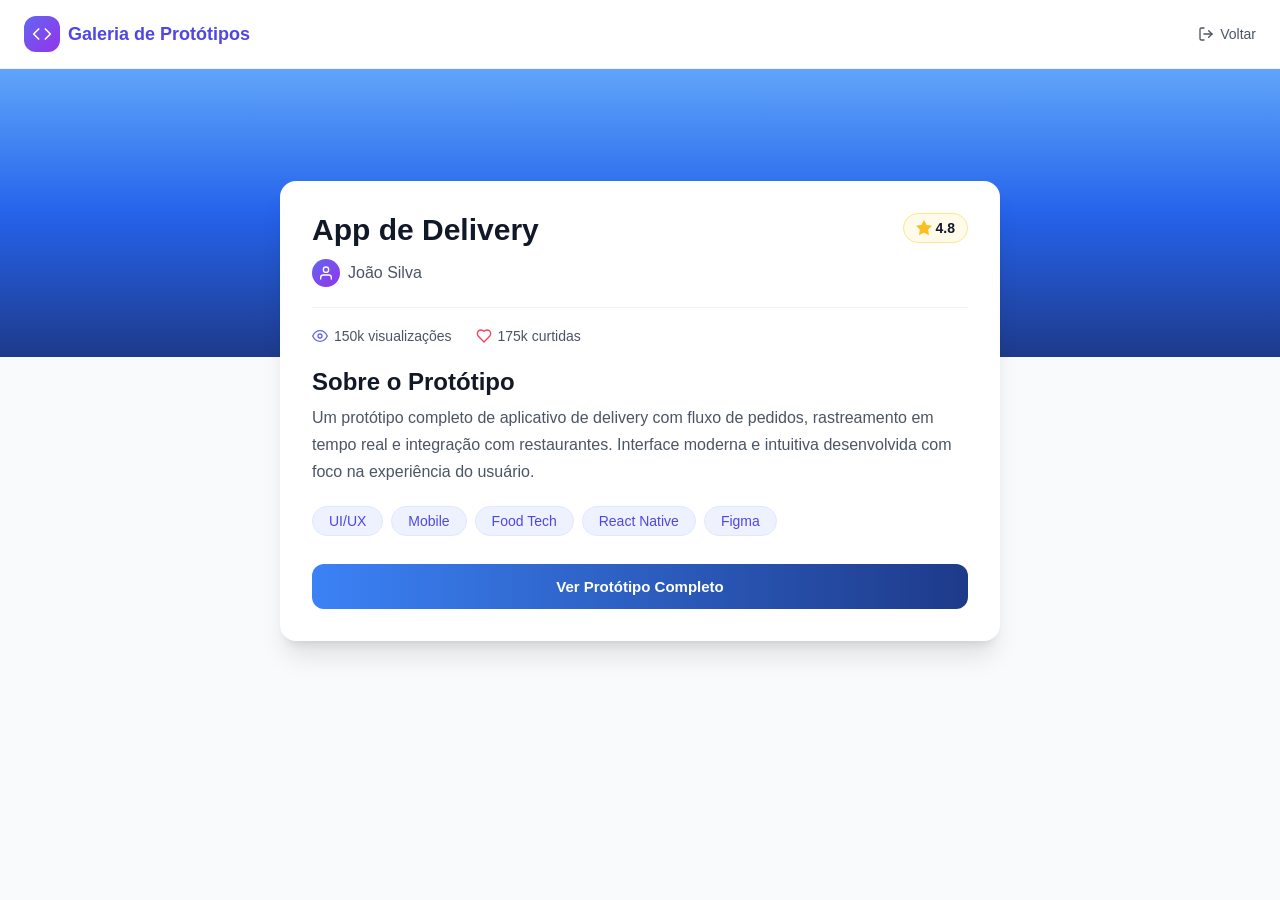
<file: prototipo1.html>
<!DOCTYPE html>
<html lang="en">
<head>

    <meta charset="UTF-8">
    <meta name="viewport" content="width=device-width, initial-scale=1.0">
    <title>Protótipos</title>
    <link rel="stylesheet" href="css/prototipo1.css">
    
    
</head>
<body>

  <div class="page">
 
  <!-- Header -->
  <header class="header">
    <div class="header__brand">
      <div class="header__logo">
        <svg class="header__logo-icon" viewBox="0 0 24 24" fill="none" stroke="currentColor" stroke-width="2" stroke-linecap="round" stroke-linejoin="round">
          <polyline points="16 18 22 12 16 6"></polyline>
          <polyline points="8 6 2 12 8 18"></polyline>
        </svg>
      </div>
      <span class="header__title">Galeria de Protótipos</span>
    </div>
    <button class="header__back">
      <svg class="header__back-icon" viewBox="0 0 24 24" fill="none" stroke="currentColor" stroke-width="2" stroke-linecap="round" stroke-linejoin="round">
        <path d="M9 21H5a2 2 0 0 1-2-2V5a2 2 0 0 1 2-2h4"></path>
        <polyline points="16 17 21 12 16 7"></polyline>
        <line x1="21" y1="12" x2="9" y2="12"></line>
      </svg>
      Voltar
    </button>
  </header>
 
  <!-- Banner -->
  <div class="banner"></div>
 
  <!-- Card -->
  <div class="content">
    <div class="card">
 
      <!-- Title row -->
      <div class="card__title-row">
        <h1 class="card__title">App de Delivery</h1>
        <div class="card__rating">
          <svg class="card__rating-icon" viewBox="0 0 24 24" fill="currentColor" stroke="currentColor" stroke-width="2">
            <polygon points="12 2 15.09 8.26 22 9.27 17 14.14 18.18 21.02 12 17.77 5.82 21.02 7 14.14 2 9.27 8.91 8.26 12 2"></polygon>
          </svg>
          <span class="card__rating-value">4.8</span>
        </div>
      </div>
 
      <!-- Author -->
      <div class="card__author">
        <div class="card__author-avatar">
          <svg class="card__author-avatar-icon" viewBox="0 0 24 24" fill="none" stroke="currentColor" stroke-width="2" stroke-linecap="round" stroke-linejoin="round">
            <path d="M20 21v-2a4 4 0 0 0-4-4H8a4 4 0 0 0-4 4v2"></path>
            <circle cx="12" cy="7" r="4"></circle>
          </svg>
        </div>
        <span class="card__author-name">João Silva</span>
      </div>
 
      <hr class="card__divider">
 
      <!-- Stats -->
      <div class="card__stats">
        <div class="card__stat">
          <svg class="card__stat-icon--views" viewBox="0 0 24 24" fill="none" stroke="currentColor" stroke-width="2" stroke-linecap="round" stroke-linejoin="round">
            <path d="M1 12s4-8 11-8 11 8 11 8-4 8-11 8-11-8-11-8Z"></path>
            <circle cx="12" cy="12" r="3"></circle>
          </svg>
          <span>150k visualizações</span>
        </div>
        <div class="card__stat">
          <svg class="card__stat-icon--likes" viewBox="0 0 24 24" fill="none" stroke="currentColor" stroke-width="2" stroke-linecap="round" stroke-linejoin="round">
            <path d="M19 14c1.49-1.46 3-3.21 3-5.5A5.5 5.5 0 0 0 16.5 3c-1.76 0-3 .5-4.5 2-1.5-1.5-2.74-2-4.5-2A5.5 5.5 0 0 0 2 8.5c0 2.3 1.5 4.05 3 5.5l7 7Z"></path>
          </svg>
          <span>175k curtidas</span>
        </div>
      </div>
 
      <!-- About -->
      <h2 class="card__section-title">Sobre o Protótipo</h2>
      <p class="card__description">
        Um protótipo completo de aplicativo de delivery com fluxo de
        pedidos, rastreamento em tempo real e integração com
        restaurantes. Interface moderna e intuitiva desenvolvida com
        foco na experiência do usuário.
      </p>
 
      <!-- Tags -->
      <div class="card__tags">
        <span class="card__tag">UI/UX</span>
        <span class="card__tag">Mobile</span>
        <span class="card__tag">Food Tech</span>
        <span class="card__tag">React Native</span>
        <span class="card__tag">Figma</span>
      </div>
 
      <!-- CTA -->
      <button class="card__cta"><a href="ver_prototipo.html">Ver Protótipo Completo</a></button>
 
    </div>
  </div>
 
</div>

    
    
</body>
</html>
</file>
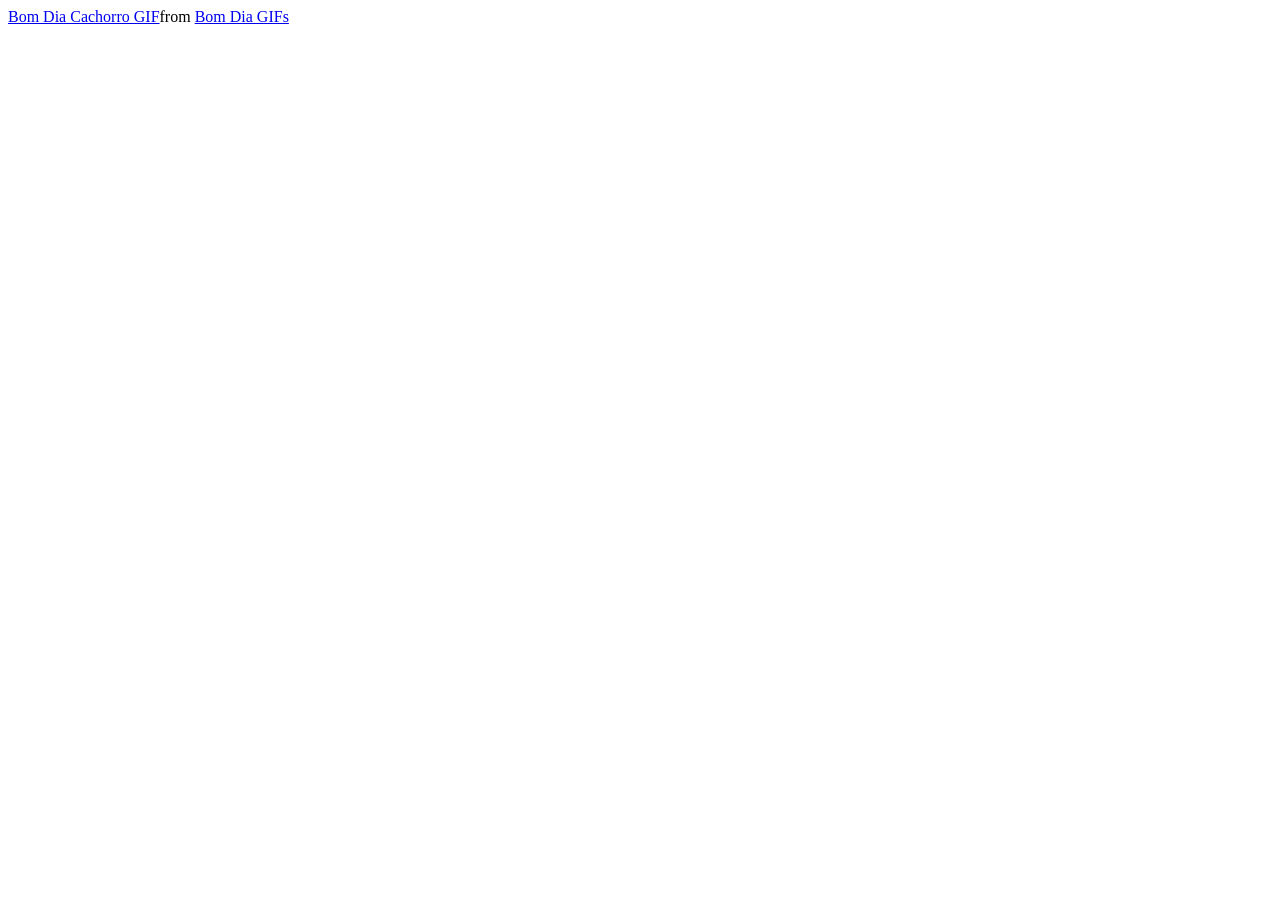
<file: teste.html>
<!DOCTYPE html>
<html lang="en">
<head>
    <meta charset="UTF-8">
    <meta name="viewport" content="width=device-width, initial-scale=1.0">
    <title>Document</title>
</head>
<body>
    <div class="tenor-gif-embed" data-postid="6032791887686626526" data-share-method="host" data-aspect-ratio="0.566265" data-width="30%" data-height="10000px"><a href="https://tenor.com/view/bom-dia-cachorro-tico-gif-6032791887686626526">Bom Dia Cachorro GIF</a>from <a href="https://tenor.com/search/bom+dia-gifs">Bom Dia GIFs</a></div> <script type="text/javascript" async src="https://tenor.com/embed.js"></script>
</body>
</html>
</file>
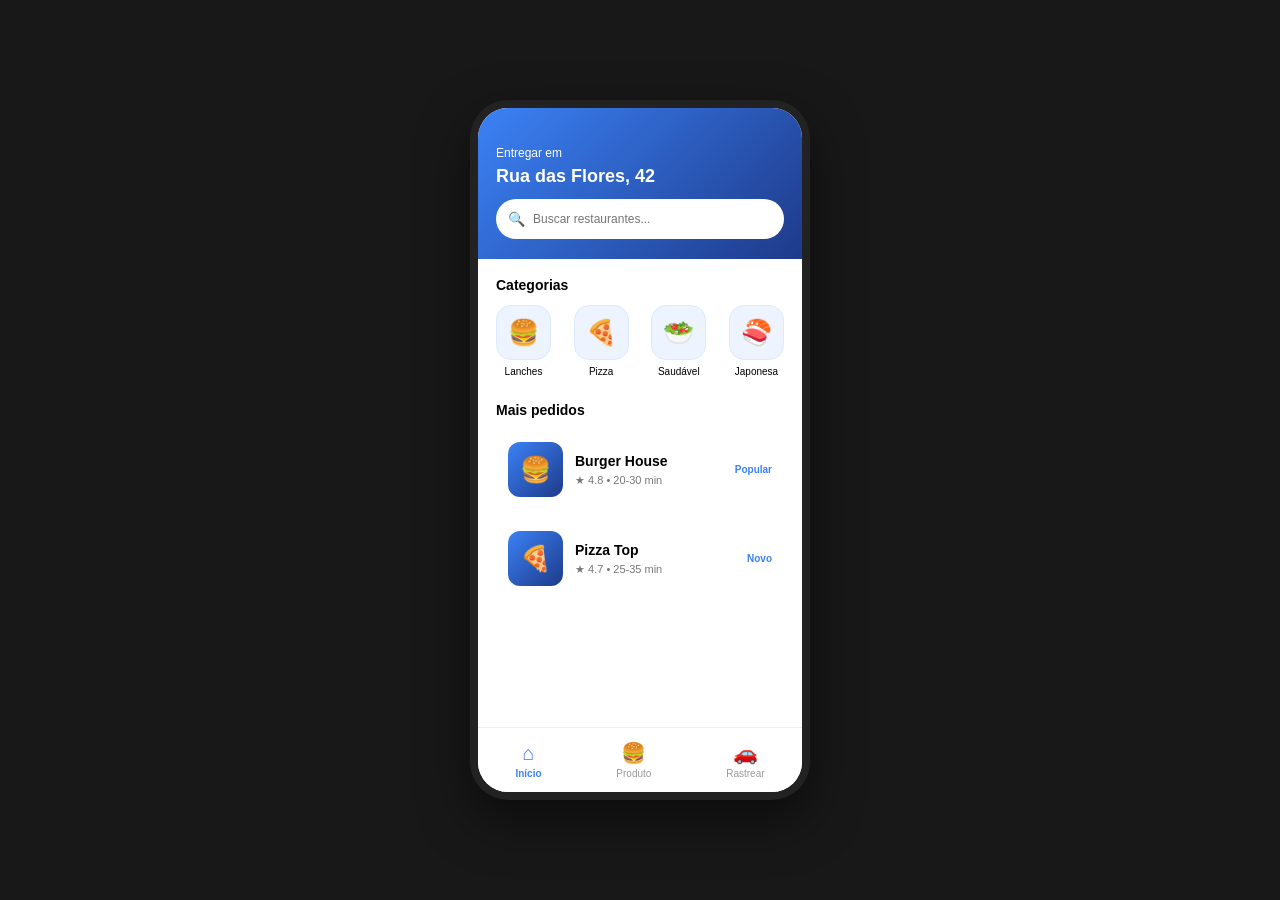
<file: ver_prototipo.html>
<!DOCTYPE html>
<html lang="pt-BR">

<head>
    <meta charset="UTF-8">
    <meta name="viewport" content="width=device-width, initial-scale=1.0">

    <title>BlueFood</title>

    <link rel="stylesheet" href="css/ver_prototipo.css">
</head>

<body>

    <div class="phone">

        <div class="app">

            <!-- ================= INÍCIO ================= -->

            <div class="page active" id="home">

                <div class="header">

                    <small>Entregar em</small>

                    <h2>Rua das Flores, 42</h2>

                    <div class="search">
                        <span>🔍</span>

                        <input
                            id="search"
                            type="text"
                            placeholder="Buscar restaurantes..."
                        >
                    </div>

                </div>

                <div class="content">

                    <h3 class="section-title">
                        Categorias
                    </h3>

                    <div class="categories">

                        <div class="category">
                            <div class="category-icon">
                                🍔
                            </div>

                            <p>Lanches</p>
                        </div>

                        <div class="category">
                            <div class="category-icon">
                                🍕
                            </div>

                            <p>Pizza</p>
                        </div>

                        <div class="category">
                            <div class="category-icon">
                                🥗
                            </div>

                            <p>Saudável</p>
                        </div>

                        <div class="category">
                            <div class="category-icon">
                                🍣
                            </div>

                            <p>Japonesa</p>
                        </div>

                    </div>

                    <h3 class="section-title">
                        Mais pedidos
                    </h3>

                    <div
                        class="restaurant"
                        onclick="showPage('product')"
                    >

                        <div class="restaurant-img">
                            🍔
                        </div>

                        <div class="restaurant-info">

                            <h3>Burger House</h3>

                            <p>
                                ★ 4.8 • 20-30 min
                            </p>

                        </div>

                        <span>
                            Popular
                        </span>

                    </div>

                    <div
                        class="restaurant"
                        onclick="showPage('product')"
                    >

                        <div class="restaurant-img">
                            🍕
                        </div>

                        <div class="restaurant-info">

                            <h3>Pizza Top</h3>

                            <p>
                                ★ 4.7 • 25-35 min
                            </p>

                        </div>

                        <span>
                            Novo
                        </span>

                    </div>

                </div>

            </div>


            <!-- ================= PRODUTO ================= -->

            <div class="page" id="product">

                <div class="content">

                    <button
                        class="back"
                        onclick="showPage('home')"
                    >
                        ‹
                    </button>

                    <div class="product-img">
                        🍔
                    </div>

                    <h2>
                        Smash Burger Especial
                    </h2>

                    <p class="description">
                        Dois smash de 120g, cheddar,
                        cebola caramelizada e molho especial.
                    </p>

                    <div
                        class="price"
                        id="price"
                    >
                        R$ 34,90
                    </div>

                    <div class="quantity">

                        <button
                            onclick="changeQty(-1)"
                        >
                            −
                        </button>

                        <span id="qty">
                            1
                        </span>

                        <button
                            onclick="changeQty(1)"
                        >
                            +
                        </button>

                    </div>

                    <div class="option">

                        <label>
                            <input
                                type="checkbox"
                                data-price="5"
                            >

                            Bacon extra
                        </label>

                        <span>
                            +R$ 5,00
                        </span>

                    </div>

                    <div class="option">

                        <label>
                            <input
                                type="checkbox"
                                data-price="3"
                            >

                            Batata frita
                        </label>

                        <span>
                            +R$ 3,00
                        </span>

                    </div>

                    <div class="option">

                        <label>
                            <input
                                type="checkbox"
                                data-price="7"
                            >

                            Refrigerante
                        </label>

                        <span>
                            +R$ 7,00
                        </span>

                    </div>

                    <button
                        class="add"
                        onclick="finishOrder()"
                    >
                        🛒 Adicionar ao pedido
                    </button>

                </div>

            </div>


            <!-- ================= RASTREAMENTO ================= -->

            <div class="page" id="tracking">

                <div class="content">

                    <h2>
                        Rastreando pedido
                    </h2>

                    <div class="map">

                        <div class="route"></div>

                        <div class="map-point start"></div>

                        <div class="map-point end"></div>

                        <div class="car">
                            🚗
                        </div>

                    </div>

                    <div class="time">

                        <h2>
                            12 minutos
                        </h2>

                        <p>
                            Tempo estimado de chegada
                        </p>

                    </div>

                    <div class="step">

                        <strong>
                            Pedido confirmado
                        </strong>

                        <p>
                            09:20
                        </p>

                    </div>

                    <div class="step">

                        <strong>
                            Preparando seu pedido
                        </strong>

                        <p>
                            09:25
                        </p>

                    </div>

                    <div class="step">

                        <strong>
                            A caminho
                        </strong>

                        <p>
                            Agora
                        </p>

                    </div>

                    <div class="step">

                        <strong>
                            Entregue
                        </strong>

                        <p>
                            Previsão 09:53
                        </p>

                    </div>

                </div>

            </div>


            <!-- ================= MENU ================= -->

            <nav class="nav">

                <button
                    class="active"
                    onclick="showPage('home')"
                >
                    <span>⌂</span>
                    <small>Início</small>
                </button>

                <button
                    onclick="showPage('product')"
                >
                    <span>🍔</span>
                    <small>Produto</small>
                </button>

                <button
                    onclick="showPage('tracking')"
                >
                    <span>🚗</span>
                    <small>Rastrear</small>
                </button>

            </nav>

        </div>

    </div>


    <script src="js/ver_prototipo.js"></script>

</body>

</html>
</file>
<file: css/style.css>
:root {
    --gray-50: #f9fafb;
    --gray-100: #f3f4f6;
    --gray-200: #e5e7eb;
    --gray-300: #d1d5db;
    --gray-400: #9ca3af;
    --gray-500: #6b7280;
    --gray-600: #4b5563;
    --gray-700: #374151;
    --gray-900: #111827;
    --indigo-600: #4f46e5;
    --purple-600: #9333ea;
    --pink-500: #ec4899;
    --green-600: #16a34a;
  }
 
  * { box-sizing: border-box; }
 
  body {
    margin: 0;
    font-family: -apple-system, BlinkMacSystemFont, "Segoe UI", Roboto, Helvetica, Arial, sans-serif;
    background: #fff;
    color: var(--gray-900);
  }
 
  a { text-decoration: none; }
 
  /* Header */
  .header { border-bottom: 1px solid var(--gray-200); }
 
  .header-inner {
    max-width: 1100px;
    margin: 0 auto;
    padding: 0 24px;
    height: 60px;
    display: flex;
    align-items: center;
    justify-content: space-between;
  }
 
  .logo { display: flex; align-items: center; gap: 8px; }
 
  .logo-icon {
    width: 26px;
    height: 26px;
    border-radius: 7px;
    background: linear-gradient(135deg, #4f46e5, #9333ea);
    display: flex;
    align-items: center;
    justify-content: center;
  }
 
  .logo-icon svg { width: 15px; height: 15px; fill: #fff; }
 
  .logo-text {
    font-weight: 700;
    color: var(--purple-600);
    font-size: 16px;
  }
 
  .header-actions {
    display: flex;
    align-items: center;
    gap: 18px;
  }
 
  .login-link {
    font-size: 14px;
    font-weight: 600;
    color: var(--gray-700);
  }
 
  .login-link:hover { color: var(--gray-900); }
 
  .btn-cadastrar {
    background: linear-gradient(90deg, #4f46e5, #9333ea);
    color: #fff;
    font-weight: 700;
    font-size: 13px;
    padding: 8px 16px;
    border-radius: 7px;
    border: none;
    cursor: pointer;
  }
 
  /* Hero */
  .hero {
    max-width: 720px;
    margin: 0 auto;
    padding: 56px 24px 32px;
    text-align: center;
  }
 
  .hero-badge {
    display: inline-flex;
    align-items: center;
    gap: 6px;
    background: #f3e8ff;
    color: var(--purple-600);
    font-size: 12px;
    font-weight: 700;
    padding: 6px 16px;
    border-radius: 999px;
    margin-bottom: 22px;
  }
 
  .hero-badge svg {
    width: 12px;
    height: 12px;
    fill: var(--purple-600);
  }
 
  .hero h1 {
    font-size: 30px;
    font-weight: 800;
    line-height: 1.25;
    margin: 0 0 18px;
  }
 
  .hero h1 .line1 { color: var(--purple-600); display: block; }
  .hero h1 .line2 { color: var(--indigo-600); display: block; }
 
  .hero p {
    color: var(--gray-500);
    font-size: 14px;
    line-height: 1.6;
    margin: 0 0 28px;
    max-width: 540px;
    margin-left: auto;
    margin-right: auto;
  }
 
  .hero-ctas {
    display: flex;
    justify-content: center;
    gap: 14px;
    margin-bottom: 20px;
    flex-wrap: wrap;
  }
 
  .btn-primary {
    background: linear-gradient(90deg, #7c3aed, #9333ea);
    color: #fff;
    font-weight: 700;
    font-size: 14px;
    padding: 13px 28px;
    border-radius: 9px;
    border: none;
    cursor: pointer;
  }
 
  .btn-secondary {
    background: #fff;
    color: var(--gray-700);
    font-weight: 700;
    font-size: 14px;
    padding: 13px 28px;
    border-radius: 9px;
    border: 1px solid var(--gray-300);
    cursor: pointer;
  }
 
  .btn-secondary:hover { background: var(--gray-50); }
 
  .hero-perks {
    display: flex;
    justify-content: center;
    gap: 22px;
    flex-wrap: wrap;
    font-size: 12px;
    color: var(--gray-500);
    font-weight: 600;
  }
 
  .hero-perks span {
    display: flex;
    align-items: center;
    gap: 5px;
  }
 
  .hero-perks svg {
    width: 13px;
    height: 13px;
    stroke: var(--green-600);
    fill: none;
    stroke-width: 3;
  }
 
  /* Section titles */
  .section-title {
    text-align: center;
    font-size: 22px;
    font-weight: 800;
    margin: 0 0 6px;
  }
 
  .section-subtitle {
    text-align: center;
    font-size: 13px;
    color: var(--gray-400);
    margin: 0 0 36px;
  }
 
  /* Como Funciona */
  .how-it-works {
    max-width: 1000px;
    margin: 0 auto;
    padding: 56px 24px 16px;
  }
 
  .how-grid {
    display: grid;
    grid-template-columns: repeat(3, 1fr);
    gap: 20px;
  }
 
  @media (max-width: 760px) {
    .how-grid { grid-template-columns: 1fr; }
  }
 
  .how-card {
    background: var(--gray-50);
    border: 1px solid var(--gray-200);
    border-radius: 12px;
    padding: 24px;
  }
 
  .how-icon {
    width: 38px;
    height: 38px;
    border-radius: 9px;
    display: flex;
    align-items: center;
    justify-content: center;
    margin-bottom: 14px;
  }
 
  .how-icon svg { width: 19px; height: 19px; stroke: #fff; fill: none; stroke-width: 2.2; }
 
  .icon-indigo { background: linear-gradient(135deg, #6366f1, #4338ca); }
  .icon-purple { background: linear-gradient(135deg, #c084fc, #9333ea); }
  .icon-pink { background: linear-gradient(135deg, #f472b6, #db2777); }
 
  .how-card h3 {
    font-size: 14px;
    font-weight: 700;
    margin: 0 0 8px;
  }
 
  .how-card p {
    font-size: 12px;
    color: var(--gray-500);
    line-height: 1.6;
    margin: 0;
  }
 
  /* Por que escolher */
  .why-section {
    max-width: 1000px;
    margin: 0 auto;
    padding: 48px 24px 56px;
  }
 
  .why-grid {
    display: grid;
    grid-template-columns: repeat(3, 1fr);
    gap: 16px;
  }
 
  @media (max-width: 760px) {
    .why-grid { grid-template-columns: 1fr; }
  }
 
  .why-card {
    background: var(--gray-50);
    border: 1px solid var(--gray-200);
    border-radius: 10px;
    padding: 14px 16px;
    display: flex;
    align-items: center;
    gap: 12px;
  }
 
  .why-icon {
    width: 34px;
    height: 34px;
    border-radius: 8px;
    display: flex;
    align-items: center;
    justify-content: center;
    flex-shrink: 0;
  }
 
  .why-icon svg { width: 17px; height: 17px; stroke: #fff; fill: none; stroke-width: 2.2; }
 
  .why-blue { background: #3b82f6; }
  .why-purple { background: #9333ea; }
  .why-pink { background: #ec4899; }
  .why-green { background: #22c55e; }
  .why-orange { background: #f59e0b; }
  .why-red { background: #ef4444; }
 
  .why-card span {
    font-size: 13px;
    font-weight: 600;
    color: var(--gray-900);
    line-height: 1.4;
  }
 
  /* CTA banner */
  .cta-banner {
    background: linear-gradient(90deg, #4f46e5, #9333ea);
    padding: 56px 24px;
    text-align: center;
  }
 
  .cta-banner h2 {
    color: #fff;
    font-size: 24px;
    font-weight: 800;
    margin: 0 0 10px;
  }
 
  .cta-banner p {
    color: #e9d5ff;
    font-size: 14px;
    margin: 0 0 26px;
  }
 
  .btn-white {
    background: #fff;
    color: var(--purple-600);
    font-weight: 700;
    font-size: 14px;
    padding: 13px 30px;
    border-radius: 9px;
    border: none;
    cursor: pointer;
  }
 
  .btn-white:hover { background: var(--gray-50); }
 
  /* Footer */
  .footer {
    text-align: center;
    padding: 28px 24px;
  }
 
  .footer .logo {
    justify-content: center;
    margin-bottom: 10px;
  }
 
  .footer p {
    font-size: 12px;
    color: var(--gray-400);
    margin: 0;
  }
</file>
<file: css/cadastro.css>
:root {
    --gray-50: #f9fafb;
    --gray-100: #f3f4f6;
    --gray-200: #e5e7eb;
    --gray-300: #d1d5db;
    --gray-400: #9ca3af;
    --gray-500: #6b7280;
    --gray-700: #374151;
    --gray-900: #111827;

    --indigo: #4f46e5;
    --indigo-dark: #4338ca;
    --purple: #9333ea;
    --purple-light: #f3e8ff;
}

* {
    box-sizing: border-box;
}

body {
    margin: 0;
    font-family: -apple-system, BlinkMacSystemFont, "Segoe UI",
        Roboto, Helvetica, Arial, sans-serif;

    background: var(--gray-50);
    color: var(--gray-900);
}

a {
    text-decoration: none;
}


/* Página */

.auth-page {
    min-height: 100vh;
    display: grid;
    grid-template-columns: 45% 55%;
}


/* Lado esquerdo */

.auth-left {
    position: relative;
    min-height: 100vh;
    padding: 30px 50px;

    display: flex;
    flex-direction: column;

    background: linear-gradient(
        145deg,
        #4338ca 0%,
        #4f46e5 45%,
        #9333ea 100%
    );

    color: white;
    overflow: hidden;
}

.auth-left::before {
    content: "";
    position: absolute;

    width: 420px;
    height: 420px;

    border-radius: 50%;

    background: rgba(255, 255, 255, 0.07);

    top: -180px;
    right: -180px;
}

.auth-left::after {
    content: "";
    position: absolute;

    width: 300px;
    height: 300px;

    border-radius: 50%;

    background: rgba(255, 255, 255, 0.05);

    bottom: -150px;
    left: -100px;
}


.voltar {
    position: relative;
    z-index: 2;

    color: rgba(255, 255, 255, 0.85);

    font-size: 14px;
    font-weight: 600;

    width: fit-content;

    transition: 0.2s;
}

.voltar:hover {
    color: white;
    transform: translateX(-3px);
}


/* Conteúdo */

.left-content {
    position: relative;
    z-index: 2;

    margin: auto 0;
    max-width: 470px;
}


.brand {
    display: flex;
    align-items: center;
    gap: 10px;

    margin-bottom: 35px;

    font-size: 20px;
    font-weight: 800;
}

.brand-icon {
    width: 40px;
    height: 40px;

    border-radius: 11px;

    background: rgba(255, 255, 255, 0.15);

    display: flex;
    align-items: center;
    justify-content: center;

    backdrop-filter: blur(10px);
}

.brand-icon svg {
    width: 21px;
    height: 21px;

    fill: white;
}


.left-content h1 {
    margin: 0 0 18px;

    font-size: 38px;
    line-height: 1.15;

    font-weight: 800;
}

.left-content > p {
    margin: 0;

    color: rgba(255, 255, 255, 0.82);

    font-size: 16px;
    line-height: 1.7;
}


/* Benefícios */

.benefits {
    margin-top: 35px;

    display: flex;
    flex-direction: column;
    gap: 16px;
}

.benefits div {
    display: flex;
    align-items: center;
    gap: 12px;

    font-size: 14px;
    font-weight: 600;
}

.benefit-icon {
    width: 25px;
    height: 25px;

    display: flex;
    align-items: center;
    justify-content: center;

    border-radius: 50%;

    background: rgba(255, 255, 255, 0.15);

    font-size: 13px;
}


/* Copyright */

.copyright {
    position: relative;
    z-index: 2;

    margin: 0;

    color: rgba(255, 255, 255, 0.65);

    font-size: 12px;
}


/* Lado direito */

.auth-right {
    min-height: 100vh;

    display: flex;
    align-items: center;
    justify-content: center;

    padding: 40px 30px;

    background: white;
}


/* Card */

.form-card {
    width: 100%;
    max-width: 430px;
}


/* Cabeçalho */

.form-header {
    margin-bottom: 30px;
}

.form-header h2 {
    margin: 0 0 7px;

    font-size: 28px;
    font-weight: 800;
}

.form-header p {
    margin: 0;

    color: var(--gray-500);

    font-size: 14px;
}


/* Logo mobile */

.mobile-logo {
    display: none;
}


/* Campos */

.campo {
    margin-bottom: 20px;
}

.campo label {
    display: block;

    margin-bottom: 8px;

    font-size: 13px;
    font-weight: 700;

    color: var(--gray-700);
}

.campo input {
    width: 100%;
    height: 46px;

    padding: 0 14px;

    border: 1px solid var(--gray-300);
    border-radius: 9px;

    outline: none;

    font-size: 14px;

    color: var(--gray-900);

    transition: 0.2s;
}

.campo input::placeholder {
    color: var(--gray-400);
}

.campo input:focus {
    border-color: var(--indigo);

    box-shadow: 0 0 0 3px rgba(79, 70, 229, 0.12);
}


/* Senha */

.senha-container {
    position: relative;
}

.senha-container input {
    padding-right: 75px;
}

.mostrar-senha {
    position: absolute;

    right: 12px;
    top: 50%;

    transform: translateY(-50%);

    border: none;
    background: none;

    color: var(--indigo);

    font-size: 12px;
    font-weight: 700;

    cursor: pointer;
}

.senha-info {
    margin-top: 6px;

    color: var(--gray-400);

    font-size: 11px;
}


/* Tipo de conta */

.tipos-conta {
    display: flex;
    flex-direction: column;
    gap: 10px;
}

.tipo-option {
    display: block;
    cursor: pointer;
}

.tipo-option input {
    display: none;
}

.tipo-card {
    min-height: 62px;

    padding: 10px 13px;

    display: flex;
    align-items: center;
    gap: 12px;

    border: 1px solid var(--gray-200);
    border-radius: 10px;

    transition: 0.2s;
}

.tipo-card:hover {
    border-color: #a5b4fc;
    background: #fafaff;
}

.tipo-option input:checked + .tipo-card {
    border-color: var(--indigo);

    background: #eef2ff;

    box-shadow: 0 0 0 1px var(--indigo);
}

.tipo-icon {
    width: 38px;
    height: 38px;

    display: flex;
    align-items: center;
    justify-content: center;

    border-radius: 9px;

    background: var(--purple-light);

    color: var(--purple);

    font-size: 16px;
    font-weight: 800;
}

.tipo-card div:nth-child(2) {
    display: flex;
    flex-direction: column;
    gap: 3px;

    flex: 1;
}

.tipo-card strong {
    font-size: 13px;
}

.tipo-card small {
    color: var(--gray-500);

    font-size: 11px;
}

.radio {
    width: 17px;
    height: 17px;

    border: 2px solid var(--gray-300);

    border-radius: 50%;

    position: relative;
}

.tipo-option input:checked + .tipo-card .radio {
    border-color: var(--indigo);
}

.tipo-option input:checked + .tipo-card .radio::after {
    content: "";

    position: absolute;

    width: 7px;
    height: 7px;

    border-radius: 50%;

    background: var(--indigo);

    top: 3px;
    left: 3px;
}


/* Botão */

.btn-cadastrar {
    width: 100%;
    height: 48px;

    border: none;
    border-radius: 9px;

    background: linear-gradient(
        90deg,
        var(--indigo),
        var(--purple)
    );

    color: white;

    font-size: 14px;
    font-weight: 700;

    cursor: pointer;

    transition: 0.2s;

    margin-top: 5px;
}

.btn-cadastrar:hover {
    transform: translateY(-1px);

    box-shadow:
        0 8px 20px rgba(79, 70, 229, 0.25);
}

.btn-cadastrar:active {
    transform: translateY(0);
}


/* Login */

.login-text {
    margin: 20px 0 0;

    text-align: center;

    color: var(--gray-500);

    font-size: 13px;
}

.login-text a {
    color: var(--indigo);

    font-weight: 700;
}

.login-text a:hover {
    text-decoration: underline;
}


/* Responsivo */

@media (max-width: 850px) {

    .auth-page {
        grid-template-columns: 1fr;
    }

    .auth-left {
        display: none;
    }

    .auth-right {
        min-height: 100vh;

        padding: 30px 20px;
    }

    .mobile-logo {
        display: flex;

        align-items: center;
        justify-content: center;

        gap: 9px;

        margin-bottom: 28px;

        color: var(--purple);

        font-size: 18px;
        font-weight: 800;
    }

    .mobile-logo .brand-icon {
        width: 34px;
        height: 34px;

        background: linear-gradient(
            135deg,
            var(--indigo),
            var(--purple)
        );
    }

    .mobile-logo .brand-icon svg {
        width: 18px;
        height: 18px;
    }

    .form-header {
        text-align: center;
    }
}


@media (max-width: 450px) {

    .auth-right {
        padding: 25px 18px;
    }

    .form-header h2 {
        font-size: 24px;
    }

    .tipo-card {
        padding: 9px;
    }

    .tipo-icon {
        width: 34px;
        height: 34px;
    }
}
</file>
<file: css/cliente.css>
:root {
    --indigo-600: #4f46e5;
    --indigo-700: #4338ca;
    --gray-50: #f9fafb;
    --gray-100: #f3f4f6;
    --gray-200: #e5e7eb;
    --gray-300: #d1d5db;
    --gray-400: #9ca3af;
    --gray-500: #6b7280;
    --gray-700: #374151;
    --gray-900: #111827;
    --rose: #f43f5e;
    --star: #facc15;
  }
 
  * {
    box-sizing: border-box;
  }
 
  body {
    margin: 0;
    font-family: -apple-system, BlinkMacSystemFont, "Segoe UI", Roboto, Helvetica, Arial, sans-serif;
    background: var(--gray-50);
    color: var(--gray-900);
  }
 
  a {
    text-decoration: none;
  }
 
  /* Header */
  .header {
    background: #fff;
    border-bottom: 1px solid var(--gray-200);
  }
 
  .header-inner {
    max-width: 1000px;
    margin: 0 auto;
    padding: 0 24px;
    height: 64px;
    display: flex;
    align-items: center;
    justify-content: space-between;
  }
 
  .logo {
    display: flex;
    align-items: center;
    gap: 8px;
  }
 
  .logo-icon {
    width: 28px;
    height: 28px;
    border-radius: 8px;
    background: linear-gradient(135deg, #4f46e5, #9333ea);
    display: flex;
    align-items: center;
    justify-content: center;
    flex-shrink: 0;
  }
 
  .logo-icon svg {
    width: 16px;
    height: 16px;
    fill: #fff;
  }
 
  .logo-text {
    font-weight: 700;
    color: var(--indigo-700);
    font-size: 17px;
  }
 
  .header-actions {
    display: flex;
    align-items: center;
    gap: 18px;
  }
 
  .btn-primary {
    background: var(--indigo-600);
    color: #fff;
    font-weight: 600;
    font-size: 14px;
    padding: 9px 20px;
    border-radius: 8px;
    border: none;
    cursor: pointer;
  }
 
  .btn-primary:hover {
    background: var(--indigo-700);
  }
 
  .link-logout {
    display: flex;
    align-items: center;
    gap: 6px;
    color: var(--gray-500);
    font-size: 14px;
    font-weight: 500;
  }
 
  .link-logout:hover {
    color: var(--gray-900);
  }
 
  .link-logout svg {
    width: 16px;
    height: 16px;
    stroke: currentColor;
    fill: none;
    stroke-width: 2;
  }
 
  /* Hero */
  .hero {
    max-width: 1000px;
    margin: 0 auto;
    padding: 40px 24px 24px;
    text-align: center;
  }
 
  .hero h1 {
    color: var(--indigo-700);
    font-size: 24px;
    font-weight: 700;
    margin: 0 0 8px;
  }
 
  .hero p {
    color: var(--gray-500);
    font-size: 14px;
    margin: 0 0 24px;
  }
 
  .search-wrap {
    max-width: 560px;
    margin: 0 auto;
    position: relative;
  }
 
  .search-wrap svg {
    position: absolute;
    left: 16px;
    top: 50%;
    transform: translateY(-50%);
    width: 18px;
    height: 18px;
    stroke: var(--gray-400);
    fill: none;
    stroke-width: 2;
  }
 
  .search-input {
    width: 100%;
    padding: 13px 16px 13px 44px;
    border-radius: 999px;
    border: 1px solid var(--gray-300);
    font-size: 14px;
    color: var(--gray-700);
    background: #fff;
  }
 
  .search-input:focus {
    outline: 2px solid var(--indigo-600);
    outline-offset: -1px;
  }
 
  /* Grid */
  .main {
    max-width: 1000px;
    margin: 0 auto;
    padding: 0 24px 64px;
  }
 
  .grid {
    display: grid;
    grid-template-columns: repeat(3, 1fr);
    gap: 20px;
  }
 
  @media (max-width: 800px) {
    .grid {
      grid-template-columns: repeat(2, 1fr);
    }
  }
 
  @media (max-width: 540px) {
    .grid {
      grid-template-columns: 1fr;
    }
  }
 
  .card {
    background: #fff;
    border: 1px solid var(--gray-200);
    border-radius: 12px;
    overflow: hidden;
    transition: box-shadow 0.2s ease;
  }
 
  .card:hover {
    box-shadow: 0 10px 20px -8px rgba(0, 0, 0, 0.12);
  }
 
  .card-banner {
    position: relative;
    height: 144px;
  }
 
  .b-delivery   { background: linear-gradient(160deg, #3b82f6 0%, #1e3a8a 100%); }
  .b-dashboard  { background: linear-gradient(160deg, #7c3aed 0%, #4c1d95 100%); }
  .b-ecommerce  { background: linear-gradient(160deg, #d946ef 0%, #86198f 100%); }
  .b-financeiro { background: linear-gradient(160deg, #10b981 0%, #064e3b 100%); }
  .b-social     { background: linear-gradient(160deg, #f59e0b 0%, #92400e 100%); }
  .b-fitness    { background: linear-gradient(160deg, #ef4444 0%, #7f1d1d 100%); }
 
  .badge-rating {
    position: absolute;
    top: 12px;
    left: 12px;
    background: #fff;
    border-radius: 999px;
    padding: 4px 9px;
    display: flex;
    align-items: center;
    gap: 4px;
    font-size: 12px;
    font-weight: 600;
    color: var(--gray-900);
    box-shadow: 0 1px 2px rgba(0,0,0,0.08);
  }
 
  .badge-rating svg {
    width: 13px;
    height: 13px;
    fill: var(--star);
  }
 
  .badge-trending {
    position: absolute;
    top: 12px;
    right: 12px;
    background: #f97316;
    color: #fff;
    border-radius: 999px;
    padding: 4px 9px;
    display: flex;
    align-items: center;
    gap: 4px;
    font-size: 12px;
    font-weight: 600;
    box-shadow: 0 1px 2px rgba(0,0,0,0.08);
  }
 
  .badge-trending svg {
    width: 12px;
    height: 12px;
    fill: none;
    stroke: #fff;
    stroke-width: 2.5;
  }
 
  .card-body {
    padding: 16px;
  }
 
  .card-title {
    font-size: 16px;
    font-weight: 700;
    color: var(--gray-900);
    margin: 0 0 6px;
  }
 
  .card-author {
    display: flex;
    align-items: center;
    gap: 6px;
    margin-bottom: 12px;
  }
 
  .avatar {
    width: 20px;
    height: 20px;
    border-radius: 999px;
    background: var(--indigo-600);
    display: flex;
    align-items: center;
    justify-content: center;
    flex-shrink: 0;
  }
 
  .avatar svg {
    width: 11px;
    height: 11px;
    fill: #fff;
  }
 
  .card-author span {
    font-size: 13px;
    color: var(--gray-500);
  }
 
  .card-divider {
    border: none;
    border-top: 1px solid var(--gray-100);
    margin: 0 0 12px;
  }
 
  .card-stats {
    display: flex;
    align-items: center;
    justify-content: space-between;
  }
 
  .stats-left {
    display: flex;
    align-items: center;
    gap: 14px;
    color: var(--gray-500);
    font-size: 13px;
  }
 
  .stat {
    display: flex;
    align-items: center;
    gap: 4px;
  }
 
  .stat svg {
    width: 15px;
    height: 15px;
  }
 
  .stat.views svg {
    fill: none;
    stroke: currentColor;
    stroke-width: 2;
  }
 
  .stat.likes svg {
    fill: var(--rose);
    stroke: var(--rose);
  }
 
  .fav-btn {
    background: none;
    border: none;
    padding: 4px;
    cursor: pointer;
    display: flex;
    align-items: center;
    justify-content: center;
    border-radius: 999px;
  }
 
  .fav-btn svg {
    width: 20px;
    height: 20px;
    fill: none;
    stroke: var(--gray-400);
    stroke-width: 2.2;
    stroke-linecap: round;
    stroke-linejoin: round;
    transition: stroke 0.15s ease, fill 0.15s ease, transform 0.15s ease;
  }
 
  .fav-btn:hover svg {
    stroke: var(--rose);
  }
 
  .fav-btn:active svg {
    transform: scale(0.85);
  }
 
  .fav-btn.liked svg {
    fill: var(--rose);
    stroke: var(--rose);
  }
 
  /* Load more */
  .load-more-wrap {
    display: flex;
    justify-content: center;
    margin-top: 40px;
  }
 
  .btn-outline {
    border: 1px solid var(--gray-300);
    color: var(--gray-700);
    background: #fff;
    font-size: 14px;
    font-weight: 500;
    padding: 10px 24px;
    border-radius: 8px;
    cursor: pointer;
  }
 
  .btn-outline:hover {
    background: var(--gray-100);
  }
</file>
<file: css/desenvolvedor.css>
:root {
    --gray-50: #f9fafb;
    --gray-100: #f3f4f6;
    --gray-200: #e5e7eb;
    --gray-300: #d1d5db;
    --gray-400: #9ca3af;
    --gray-500: #6b7280;
    --gray-700: #374151;
    --gray-900: #111827;
    --indigo-600: #4f46e5;
    --purple-600: #9333ea;
    --rose: #f43f5e;
  }
 
  * { box-sizing: border-box; }
 
  body {
    margin: 0;
    font-family: -apple-system, BlinkMacSystemFont, "Segoe UI", Roboto, Helvetica, Arial, sans-serif;
    background: #fff;
    color: var(--gray-900);
  }
 
  a { text-decoration: none; }
 
  /* Header */
  .header { border-bottom: 1px solid var(--gray-200); }
 
  .header-inner {
    max-width: 900px;
    margin: 0 auto;
    padding: 0 24px;
    height: 60px;
    display: flex;
    align-items: center;
    justify-content: space-between;
  }
 
  .logo { display: flex; align-items: center; gap: 8px; }
 
  .logo-icon {
    width: 26px;
    height: 26px;
    border-radius: 7px;
    background: linear-gradient(135deg, #4f46e5, #9333ea);
    display: flex;
    align-items: center;
    justify-content: center;
  }
 
  .logo-icon svg { width: 15px; height: 15px; fill: #fff; }
 
  .logo-text {
    font-weight: 700;
    color: var(--purple-600);
    font-size: 16px;
  }
 
  .link-logout {
    display: flex;
    align-items: center;
    gap: 6px;
    color: var(--gray-500);
    font-size: 14px;
    font-weight: 500;
  }
 
  .link-logout:hover { color: var(--gray-900); }
 
  .link-logout svg {
    width: 16px;
    height: 16px;
    stroke: currentColor;
    fill: none;
    stroke-width: 2;
  }
 
  /* Hero */
  .hero {
    max-width: 700px;
    margin: 0 auto;
    padding: 32px 24px 8px;
    text-align: center;
  }
 
  .hero h1 {
    font-size: 26px;
    font-weight: 800;
    color: var(--indigo-600);
    margin: 0 0 6px;
  }
 
  .hero p {
    color: var(--gray-500);
    font-size: 13px;
    margin: 0;
  }
 
  /* Welcome card */
  .container {
    max-width: 900px;
    margin: 0 auto;
    padding: 24px 24px 0;
  }
 
  .welcome-card {
    border: 1px solid var(--gray-200);
    border-radius: 14px;
    padding: 24px 32px;
    display: grid;
    grid-template-columns: 1fr 1fr;
    gap: 24px;
    align-items: center;
  }
 
  @media (max-width: 640px) {
    .welcome-card { grid-template-columns: 1fr; text-align: center; }
  }
 
  .welcome-left p {
    margin: 0 0 10px;
    font-size: 14px;
    color: var(--gray-900);
  }
 
  .welcome-left p:first-child {
    text-align: center;
    font-weight: 700;
    margin-bottom: 14px;
  }
 
  .welcome-left p:nth-child(2) {
    margin-top: -10px;
    margin-bottom: 16px;
    text-align: center;
    font-weight: 700;
  }
 
  .welcome-greeting {
    text-align: center;
    margin-bottom: 16px;
  }
 
  .welcome-greeting .greeting-line {
    font-weight: 700;
    font-size: 14px;
    margin: 0;
  }
 
  .welcome-greeting .name-line {
    font-weight: 700;
    font-size: 14px;
    margin: 0;
  }
 
  .stat-line {
    font-size: 14px;
    color: var(--gray-900);
    margin: 0 0 8px;
  }
 
  .stat-label { font-weight: 400; }
 
  .highlight-purple { color: var(--purple-600); font-weight: 700; }
  .highlight-blue { color: #2563eb; font-weight: 700; }
  .highlight-rose { color: var(--rose); font-weight: 700; }
 
  .welcome-right {
    display: flex;
    flex-direction: column;
    align-items: center;
    gap: 12px;
  }
 
  .welcome-right-title {
    font-weight: 700;
    font-size: 14px;
    margin: 0;
  }
 
  .top-proto {
    display: flex;
    align-items: center;
    gap: 10px;
  }
 
  .thumb {
    width: 38px;
    height: 38px;
    border-radius: 8px;
    overflow: hidden;
    display: flex;
    flex-direction: column;
    flex-shrink: 0;
    border: 1px solid var(--gray-200);
    box-shadow: 0 1px 2px rgba(0, 0, 0, 0.06);
  }
 
  .thumb-top { flex: 1; }
  .thumb-bottom { flex: 1; background: #fff; }
 
  .thumb.blue .thumb-top { background: linear-gradient(160deg, #3b82f6, #1e3a8a); }
  .thumb.pink .thumb-top { background: linear-gradient(160deg, #d946ef, #86198f); }
  .thumb.gray .thumb-top { background: linear-gradient(160deg, #6b7280, #1f2937); }
 
  .top-proto span {
    font-weight: 700;
    font-size: 14px;
  }
 
  /* Prototype list */
  .proto-list {
    margin-top: 28px;
    display: flex;
    flex-direction: column;
    gap: 16px;
  }
 
  .proto-row {
    border: 1px solid var(--gray-200);
    border-radius: 12px;
    padding: 16px 20px;
    display: flex;
    align-items: center;
    justify-content: space-between;
  }
 
  .proto-info {
    display: flex;
    align-items: center;
    gap: 12px;
  }
 
  .proto-info .thumb {
    width: 40px;
    height: 40px;
  }
 
  .proto-text h3 {
    margin: 0 0 6px;
    font-size: 15px;
    font-weight: 700;
  }
 
  .proto-stats {
    display: flex;
    align-items: center;
    gap: 14px;
    font-size: 12px;
    color: var(--gray-500);
  }
 
  .proto-stats span {
    display: flex;
    align-items: center;
    gap: 4px;
  }
 
  .proto-stats svg {
    width: 13px;
    height: 13px;
  }
 
  .stat-views svg { stroke: currentColor; fill: none; stroke-width: 2; }
  .stat-likes svg { fill: var(--rose); stroke: var(--rose); }
 
  .edit-btn {
    border: 1px solid var(--gray-300);
    background: #fff;
    color: var(--purple-600);
    font-weight: 700;
    font-size: 13px;
    padding: 9px 22px;
    border-radius: 8px;
    cursor: pointer;
  }
 
  .edit-btn:hover { background: var(--gray-50); }
 
  /* Load more */
  .load-more-wrap {
    display: flex;
    justify-content: center;
    margin: 32px 0 60px;
  }
 
  .btn-outline {
    border: 1px solid var(--gray-300);
    color: var(--gray-700);
    background: #fff;
    font-size: 13px;
    font-weight: 600;
    padding: 10px 24px;
    border-radius: 8px;
    cursor: pointer;
  }
 
  .btn-outline:hover { background: var(--gray-100); }
</file>
<file: css/login.css>
:root {
    --gray-50: #f9fafb;
    --gray-200: #e5e7eb;
    --gray-300: #d1d5db;
    --gray-400: #9ca3af;
    --gray-500: #6b7280;
    --gray-700: #374151;
    --gray-900: #111827;

    --indigo: #4f46e5;
    --purple: #9333ea;
}

* {
    box-sizing: border-box;
}

body {
    margin: 0;

    font-family: -apple-system, BlinkMacSystemFont,
        "Segoe UI", Roboto, Helvetica, Arial, sans-serif;

    background: var(--gray-50);

    color: var(--gray-900);
}

a {
    text-decoration: none;
}


/* Página */

.auth-page {
    min-height: 100vh;

    display: grid;
    grid-template-columns: 45% 55%;
}


/* Esquerda */

.auth-left {
    position: relative;

    min-height: 100vh;

    padding: 30px 50px;

    display: flex;
    flex-direction: column;

    background: linear-gradient(
        145deg,
        #4338ca,
        #4f46e5 45%,
        #9333ea
    );

    color: white;

    overflow: hidden;
}

.auth-left::before {
    content: "";

    position: absolute;

    width: 420px;
    height: 420px;

    border-radius: 50%;

    background: rgba(255, 255, 255, 0.07);

    top: -180px;
    right: -180px;
}

.auth-left::after {
    content: "";

    position: absolute;

    width: 300px;
    height: 300px;

    border-radius: 50%;

    background: rgba(255, 255, 255, 0.05);

    bottom: -150px;
    left: -100px;
}


.voltar {
    position: relative;
    z-index: 2;

    width: fit-content;

    color: rgba(255, 255, 255, 0.85);

    font-size: 14px;
    font-weight: 600;

    transition: 0.2s;
}

.voltar:hover {
    color: white;

    transform: translateX(-3px);
}


/* Conteúdo */

.left-content {
    position: relative;
    z-index: 2;

    margin: auto 0;

    max-width: 470px;
}

.brand {
    display: flex;
    align-items: center;

    gap: 10px;

    margin-bottom: 35px;

    font-size: 20px;
    font-weight: 800;
}

.brand-icon {
    width: 40px;
    height: 40px;

    border-radius: 11px;

    background: rgba(255, 255, 255, 0.15);

    display: flex;
    align-items: center;
    justify-content: center;

    backdrop-filter: blur(10px);
}

.brand-icon svg {
    width: 21px;
    height: 21px;

    fill: white;
}

.left-content h1 {
    margin: 0 0 18px;

    font-size: 38px;
    line-height: 1.15;

    font-weight: 800;
}

.left-content > p {
    margin: 0;

    color: rgba(255, 255, 255, 0.82);

    font-size: 16px;
    line-height: 1.7;
}


/* Benefícios */

.benefits {
    margin-top: 35px;

    display: flex;
    flex-direction: column;

    gap: 16px;
}

.benefits div {
    display: flex;
    align-items: center;

    gap: 12px;

    font-size: 14px;
    font-weight: 600;
}

.benefit-icon {
    width: 25px;
    height: 25px;

    display: flex;
    align-items: center;
    justify-content: center;

    border-radius: 50%;

    background: rgba(255, 255, 255, 0.15);

    font-size: 13px;
}


.copyright {
    position: relative;
    z-index: 2;

    margin: 0;

    color: rgba(255, 255, 255, 0.65);

    font-size: 12px;
}


/* Direita */

.auth-right {
    min-height: 100vh;

    padding: 40px 30px;

    display: flex;
    align-items: center;
    justify-content: center;

    background: white;
}


/* Card */

.form-card {
    width: 100%;
    max-width: 420px;
}


/* Header */

.form-header {
    margin-bottom: 32px;
}

.form-header h2 {
    margin: 0 0 7px;

    font-size: 28px;
    font-weight: 800;
}

.form-header p {
    margin: 0;

    color: var(--gray-500);

    font-size: 14px;
}


.mobile-logo {
    display: none;
}


/* Campo */

.campo {
    margin-bottom: 22px;
}

.campo label {
    display: block;

    margin-bottom: 8px;

    color: var(--gray-700);

    font-size: 13px;
    font-weight: 700;
}

.campo input {
    width: 100%;
    height: 48px;

    padding: 0 14px;

    border: 1px solid var(--gray-300);

    border-radius: 9px;

    outline: none;

    color: var(--gray-900);

    font-size: 14px;

    transition: 0.2s;
}

.campo input::placeholder {
    color: var(--gray-400);
}

.campo input:focus {
    border-color: var(--indigo);

    box-shadow:
        0 0 0 3px rgba(79, 70, 229, 0.12);
}


/* Label + esqueci senha */

.label-row {
    display: flex;
    align-items: center;
    justify-content: space-between;
}

.label-row label {
    margin-bottom: 8px;
}

.esqueceu {
    margin-bottom: 8px;

    color: var(--indigo);

    font-size: 11px;
    font-weight: 700;
}

.esqueceu:hover {
    text-decoration: underline;
}


/* Senha */

.senha-container {
    position: relative;
}

.senha-container input {
    padding-right: 75px;
}

.mostrar-senha {
    position: absolute;

    right: 12px;
    top: 50%;

    transform: translateY(-50%);

    border: none;
    background: transparent;

    color: var(--indigo);

    font-size: 12px;
    font-weight: 700;

    cursor: pointer;
}


/* Botão */

.btn-entrar {
    width: 100%;
    height: 48px;

    margin-top: 4px;

    border: none;
    border-radius: 9px;

    background: linear-gradient(
        90deg,
        var(--indigo),
        var(--purple)
    );

    color: white;

    font-size: 14px;
    font-weight: 700;

    cursor: pointer;

    transition: 0.2s;
}

.btn-entrar:hover {
    transform: translateY(-1px);

    box-shadow:
        0 8px 20px rgba(79, 70, 229, 0.25);
}

.btn-entrar:active {
    transform: translateY(0);
}


/* Cadastro */

.cadastro-text {
    margin: 22px 0 0;

    text-align: center;

    color: var(--gray-500);

    font-size: 13px;
}

.cadastro-text a {
    color: var(--indigo);

    font-weight: 700;
}

.cadastro-text a:hover {
    text-decoration: underline;
}


/* Responsivo */

@media (max-width: 850px) {

    .auth-page {
        grid-template-columns: 1fr;
    }

    .auth-left {
        display: none;
    }

    .auth-right {
        min-height: 100vh;

        padding: 30px 20px;
    }

    .mobile-logo {
        display: flex;

        align-items: center;
        justify-content: center;

        gap: 9px;

        margin-bottom: 28px;

        color: var(--purple);

        font-size: 18px;
        font-weight: 800;
    }

    .mobile-logo .brand-icon {
        width: 34px;
        height: 34px;

        background: linear-gradient(
            135deg,
            var(--indigo),
            var(--purple)
        );
    }

    .mobile-logo .brand-icon svg {
        width: 18px;
        height: 18px;
    }

    .form-header {
        text-align: center;
    }
}


@media (max-width: 450px) {

    .auth-right {
        padding: 25px 18px;
    }

    .form-header h2 {
        font-size: 24px;
    }

    .label-row {
        align-items: flex-start;
    }
}

.erro {
    display: block;
    margin-top: 6px;

    color: #dc2626;

    font-size: 11px;
    font-weight: 600;
}

.input-erro {
    border-color: #ef4444 !important;

    box-shadow:
        0 0 0 3px rgba(239, 68, 68, 0.1) !important;
}

.senha-forca {
    margin-top: 7px;
}

.forca-barra {
    width: 100%;
    height: 4px;

    background: #e5e7eb;

    border-radius: 999px;

    overflow: hidden;
}

.forca-barra span {
    display: block;

    width: 0%;
    height: 100%;

    background: #4f46e5;

    border-radius: inherit;

    transition: 0.3s;
}

.senha-forca small {
    display: block;

    margin-top: 5px;

    color: #9ca3af;

    font-size: 10px;
}
</file>
<file: css/Planos.css>
:root {
    --gray-50: #f9fafb;
    --gray-200: #e5e7eb;
    --gray-300: #d1d5db;
    --gray-400: #9ca3af;
    --gray-500: #6b7280;
    --gray-700: #374151;
    --gray-900: #111827;
    --blue-500: #3b82f6;
    --blue-600: #2563eb;
    --purple-600: #9333ea;
    --pink-500: #ec4899;
    --pink-600: #db2777;
  }
 
  * { box-sizing: border-box; }
 
  body {
    margin: 0;
    font-family: -apple-system, BlinkMacSystemFont, "Segoe UI", Roboto, Helvetica, Arial, sans-serif;
    background: #fff;
    color: var(--gray-900);
  }
 
  a { text-decoration: none; }
 
  /* Header */
  .header {
    border-bottom: 1px solid var(--gray-200);
  }
 
  .header-inner {
    max-width: 1100px;
    margin: 0 auto;
    padding: 0 24px;
    height: 64px;
    display: flex;
    align-items: center;
    position: relative;
  }
 
  .back-link {
    display: flex;
    align-items: center;
    gap: 6px;
    color: var(--gray-300);
    font-size: 15px;
    font-weight: 500;
  }
 
  .back-link svg {
    width: 18px;
    height: 18px;
    stroke: currentColor;
    fill: none;
    stroke-width: 2;
  }
 
  .logo {
    position: absolute;
    left: 50%;
    transform: translateX(-50%);
    display: flex;
    align-items: center;
    gap: 8px;
  }
 
  .logo-icon {
    width: 30px;
    height: 30px;
    border-radius: 8px;
    background: linear-gradient(135deg, #4f46e5, #9333ea);
    display: flex;
    align-items: center;
    justify-content: center;
    flex-shrink: 0;
  }
 
  .logo-icon svg {
    width: 17px;
    height: 17px;
    fill: #fff;
  }
 
  .logo-text {
    font-weight: 700;
    color: var(--purple-600);
    font-size: 19px;
  }
 
  /* Hero */
  .hero {
    max-width: 800px;
    margin: 0 auto;
    padding: 40px 24px 8px;
    text-align: center;
  }
 
  .hero h1 {
    font-size: 28px;
    font-weight: 800;
    margin: 0 0 14px;
    background: linear-gradient(90deg, #4f46e5, #ec4899);
    -webkit-background-clip: text;
    background-clip: text;
    color: transparent;
  }
 
  .hero p {
    color: var(--gray-500);
    font-size: 16px;
    line-height: 1.5;
    margin: 0;
  }
 
  /* Plans grid */
  .plans {
    max-width: 1080px;
    margin: 0 auto;
    padding: 48px 24px 0;
    display: grid;
    grid-template-columns: repeat(3, 1fr);
    gap: 24px;
    align-items: start;
  }
 
  @media (max-width: 900px) {
    .plans { grid-template-columns: 1fr; max-width: 480px; }
  }
 
  .plan-card {
    border: 1px solid var(--gray-200);
    border-radius: 16px;
    padding: 32px 28px;
    text-align: center;
    position: relative;
    background: #fff;
    display: flex;
    flex-direction: column;
    height: 100%;
  }
 
  .plan-card.featured {
    border: 2px solid var(--purple-600);
    box-shadow: 0 8px 24px -8px rgba(147, 51, 234, 0.25);
  }
 
  .popular-badge {
    position: absolute;
    top: -14px;
    left: 50%;
    transform: translateX(-50%);
    background: linear-gradient(90deg, #9333ea, #ec4899);
    color: #fff;
    font-size: 12px;
    font-weight: 700;
    padding: 6px 16px;
    border-radius: 999px;
    white-space: nowrap;
  }
 
  .plan-icon {
    width: 56px;
    height: 56px;
    border-radius: 14px;
    display: flex;
    align-items: center;
    justify-content: center;
    margin: 8px auto 16px;
  }
 
  .plan-icon svg {
    width: 28px;
    height: 28px;
    fill: #fff;
  }
 
  .icon-blue { background: linear-gradient(135deg, #60a5fa, #2563eb); }
  .icon-purple { background: linear-gradient(135deg, #c084fc, #9333ea); }
  .icon-pink { background: linear-gradient(135deg, #f472b6, #db2777); }
 
  .plan-name {
    font-size: 20px;
    font-weight: 700;
    margin: 0 0 16px;
  }
 
  .plan-price {
    margin-bottom: 8px;
  }
 
  .plan-price .amount {
    font-size: 34px;
    font-weight: 800;
  }
 
  .plan-price .period {
    font-size: 15px;
    color: var(--gray-500);
    font-weight: 500;
  }
 
  .amount.blue { color: var(--blue-600); }
  .amount.purple { color: var(--purple-600); }
  .amount.pink { color: var(--pink-600); }
 
  .save-badge {
    display: inline-block;
    background: #dcfce7;
    color: #16a34a;
    font-size: 12px;
    font-weight: 700;
    padding: 4px 12px;
    border-radius: 999px;
    margin-bottom: 20px;
  }
 
  .plan-spacer {
    height: 20px;
  }
 
  .features {
    list-style: none;
    padding: 0;
    margin: 0 0 28px;
    text-align: left;
    flex-grow: 1;
  }
 
  .features li {
    display: flex;
    align-items: flex-start;
    gap: 10px;
    font-size: 14px;
    color: var(--gray-700);
    margin-bottom: 14px;
    font-weight: 600;
  }
 
  .check {
    width: 18px;
    height: 18px;
    border-radius: 4px;
    flex-shrink: 0;
    display: flex;
    align-items: center;
    justify-content: center;
    margin-top: 1px;
  }
 
  .check svg {
    width: 12px;
    height: 12px;
    stroke: #fff;
    fill: none;
    stroke-width: 3;
    stroke-linecap: round;
    stroke-linejoin: round;
  }
 
  .check-blue { background: var(--blue-500); }
  .check-purple { background: var(--purple-600); }
  .check-pink { background: var(--pink-500); }
 
  .select-btn {
    display: block;
    width: 100%;
    padding: 14px 0;
    font-size: 16px;
    font-weight: 700;
    border-radius: 10px;
    cursor: pointer;
    border: 1.5px solid var(--gray-900);
    background: #fff;
    color: var(--gray-900);
    transition: transform 0.12s ease, box-shadow 0.12s ease;
  }
 
  .select-btn:hover {
    transform: translateY(-1px);
  }
 
  .select-btn:active {
    transform: translateY(0);
  }
 
  .select-btn.gradient {
    border: none;
    color: #fff;
    background: linear-gradient(90deg, #9333ea, #ec4899);
    box-shadow: 0 6px 16px -4px rgba(147, 51, 234, 0.5);
  }
 
  /* Footer note */
  .footer-note {
    max-width: 600px;
    margin: 40px auto 64px;
    padding: 18px 24px;
    border-radius: 12px;
    background: linear-gradient(90deg, #ecfdf5, #faf5ff);
    border: 1px solid #e9d5ff;
    text-align: center;
  }
 
  .footer-note p {
    margin: 0;
    font-size: 13px;
    color: #15803d;
    font-weight: 600;
    display: flex;
    align-items: center;
    justify-content: center;
    gap: 6px;
  }
 
  .footer-note p:last-child {
    color: #7e22ce;
    margin-top: 6px;
  }
 
  .footer-note svg {
    width: 14px;
    height: 14px;
    stroke: currentColor;
    fill: none;
    stroke-width: 3;
  }
</file>
<file: css/prototipo1.css>
* {
  margin: 0;
  padding: 0;
  box-sizing: border-box;
}
 
body {
  font-family: -apple-system, BlinkMacSystemFont, "Segoe UI", Roboto,
    Helvetica, Arial, sans-serif;

}
 
button {
  font-family: inherit;
}
 
.page {
  min-height: 100vh;
  background-color: #f9fafb;
}
 
/* Header */
.header {
  display: flex;
  align-items: center;
  justify-content: space-between;
  padding: 16px 24px;
  background-color: #ffffff;
  border-bottom: 1px solid #f3f4f6;
}
 
.header__brand {
  display: flex;
  align-items: center;
  gap: 8px;
}
 
.header__logo {
  width: 36px;
  height: 36px;
  border-radius: 12px;
  background: linear-gradient(135deg, #6366f1, #9333ea);
  display: flex;
  align-items: center;
  justify-content: center;
}
 
.header__logo-icon {
  width: 20px;
  height: 20px;
  color: #ffffff;
}
 
.header__title {
  font-weight: 700;
  font-size: 18px;
  color: #4f46e5;
}
 
.header__back {
  display: flex;
  align-items: center;
  gap: 6px;
  background: none;
  border: none;
  cursor: pointer;
  color: #4b5563;
  font-size: 14px;
  font-weight: 500;
}
 
.header__back:hover {
  color: #111827;
}
 
.header__back-icon {
  width: 16px;
  height: 16px;
}
 
/* Banner */
.banner {
  position: relative;
  height: 288px;
  background: linear-gradient(to bottom, #60a5fa, #2563eb, #1e3a8a);
}
 
/* Card wrapper */
.content {
  max-width: 768px;
  margin: 0 auto;
  padding: 0 24px 64px;
  position: relative;
  margin-top: -176px;
}
 
.card {
  background-color: #ffffff;
  border-radius: 16px;
  box-shadow: 0 20px 25px -5px rgba(0, 0, 0, 0.1), 0 8px 10px -6px rgba(0, 0, 0, 0.1);
  padding: 32px;
}
 
/* Title row */
.card__title-row {
  display: flex;
  align-items: flex-start;
  justify-content: space-between;
}
 
.card__title {
  font-size: 30px;
  font-weight: 700;
  color: #111827;
}
 
.card__rating {
  display: flex;
  align-items: center;
  gap: 4px;
  background-color: #fffbeb;
  border: 1px solid #fde68a;
  border-radius: 999px;
  padding: 6px 12px;
}
 
.card__rating-icon {
  width: 16px;
  height: 16px;
  fill: #fbbf24;
  color: #fbbf24;
}
 
.card__rating-value {
  font-weight: 600;
  font-size: 14px;
  color: #111827;
}
 
/* Author */
.card__author {
  display: flex;
  align-items: center;
  gap: 8px;
  margin-top: 12px;
}
 
.card__author-avatar {
  width: 28px;
  height: 28px;
  border-radius: 50%;
  background: linear-gradient(135deg, #6366f1, #9333ea);
  display: flex;
  align-items: center;
  justify-content: center;
}
 
.card__author-avatar-icon {
  width: 16px;
  height: 16px;
  color: #ffffff;
}
 
.card__author-name {
  color: #4b5563;
  font-weight: 500;
}
 
/* Divider */
.card__divider {
  margin: 20px 0;
  border: none;
  border-top: 1px solid #f3f4f6;
}
 
/* Stats */
.card__stats {
  display: flex;
  align-items: center;
  gap: 24px;
  font-size: 14px;
}
 
.card__stat {
  display: flex;
  align-items: center;
  gap: 6px;
  color: #4b5563;
}
 
.card__stat-icon--views {
  width: 16px;
  height: 16px;
  color: #6366f1;
}
 
.card__stat-icon--likes {
  width: 16px;
  height: 16px;
  color: #f43f5e;
}
 
/* About section */
.card__section-title {
  font-weight: 700;
  color: #111827;
  margin-top: 24px;
  margin-bottom: 8px;
}
 
.card__description {
  color: #4b5563;
  line-height: 1.7;
}
 
/* Tags */
.card__tags {
  display: flex;
  flex-wrap: wrap;
  gap: 8px;
  margin-top: 20px;
}
 
.card__tag {
  font-size: 14px;
  font-weight: 500;
  color: #4f46e5;
  background-color: #eef2ff;
  border: 1px solid #e0e7ff;
  border-radius: 999px;
  padding: 6px 16px;
}
 
/* CTA button */
.card__cta {
  width: 100%;
  margin-top: 28px;
  padding: 14px;
  border: none;
  border-radius: 12px;
  background: linear-gradient(to right, #3b82f6, #1e3a8a);
  color: #ffffff;
  font-weight: 600;
  font-size: 15px;
  cursor: pointer;
  transition: opacity 0.2s ease;
}
 
.card__cta:hover {
  opacity: 0.9;
}

a{

  text-decoration: none;
  color: white;

}
</file>
<file: css/ver_prototipo.css>
* {
    margin: 0;
    padding: 0;
    box-sizing: border-box;
    font-family: Arial, Helvetica, sans-serif;
}

body {
    min-height: 100vh;

    background: #181818;

    display: flex;
    justify-content: center;
    align-items: center;
}


/* =========================================
   CELULAR
========================================= */

.phone {
    width: 340px;
    height: 700px;

    background: #222;

    border-radius: 38px;

    padding: 8px;

    box-shadow:
        0 20px 50px rgba(0, 0, 0, .5);
}

.app {
    width: 100%;
    height: 100%;

    background: #fff;

    border-radius: 30px;

    overflow: hidden;

    position: relative;
}


/* =========================================
   PÁGINAS
========================================= */

.page {
    display: none;

    height: 100%;

    padding-bottom: 70px;

    overflow-y: auto;
}

.page.active {
    display: block;
}


/* =========================================
   HEADER
========================================= */

.header {
    background:
        linear-gradient(
            135deg,
            #3b82f6,
            #1e3a8a
        );

    color: #fff;

    padding: 35px 18px 20px;
}

.header small {
    font-size: 12px;
}

.header h2 {
    font-size: 18px;

    margin: 5px 0 12px;
}


/* =========================================
   PESQUISA
========================================= */

.search {
    height: 40px;

    background: #fff;

    border-radius: 20px;

    display: flex;
    align-items: center;

    gap: 8px;

    padding: 0 12px;
}

.search span {
    font-size: 14px;
}

.search input {
    width: 100%;

    border: none;

    outline: none;

    font-size: 12px;
}


/* =========================================
   CONTEÚDO
========================================= */

.content {
    padding: 18px;
}

.section-title {
    font-size: 14px;

    margin-bottom: 12px;
}


/* =========================================
   CATEGORIAS
========================================= */

.categories {
    display: flex;

    justify-content: space-between;

    margin-bottom: 25px;
}

.category {
    text-align: center;

    cursor: pointer;

    transition: .25s;
}

.category:hover {
    transform: translateY(-6px);
}

.category-icon {
    width: 55px;
    height: 55px;

    background: #eef4ff;

    border: 1px solid #dbeafe;

    border-radius: 15px;

    display: flex;
    align-items: center;
    justify-content: center;

    font-size: 25px;

    transition: .25s;
}

.category:hover .category-icon {
    background: #3b82f6;

    color: white;

    box-shadow:
        0 8px 18px rgba(
            59,
            130,
            246,
            .35
        );
}

.category p {
    font-size: 10px;

    margin-top: 6px;
}


/* =========================================
   RESTAURANTES
========================================= */

.restaurant {
    display: flex;

    align-items: center;

    gap: 12px;

    padding: 12px;

    border-radius: 14px;

    cursor: pointer;

    margin-bottom: 10px;

    transition: .25s;
}

.restaurant:hover {
    background: #eef4ff;

    transform: scale(1.02);

    box-shadow:
        0 8px 20px rgba(
            59,
            130,
            246,
            .18
        );
}

.restaurant-img {
    width: 55px;
    height: 55px;

    border-radius: 12px;

    background:
        linear-gradient(
            135deg,
            #3b82f6,
            #1e3a8a
        );

    display: flex;
    align-items: center;
    justify-content: center;

    font-size: 25px;
}

.restaurant-info {
    flex: 1;
}

.restaurant-info h3 {
    font-size: 14px;
}

.restaurant-info p {
    font-size: 11px;

    color: #777;

    margin-top: 5px;
}

.restaurant > span {
    color: #3b82f6;

    font-size: 10px;

    font-weight: bold;
}


/* =========================================
   PRODUTO
========================================= */

.back {
    border: none;

    background: none;

    color: #1e3a8a;

    font-size: 28px;

    cursor: pointer;

    transition: .2s;
}

.back:hover {
    color: #3b82f6;

    transform: translateX(-4px);
}

.product-img {
    height: 170px;

    border-radius: 20px;

    background:
        linear-gradient(
            135deg,
            #3b82f6,
            #1e3a8a
        );

    display: flex;

    align-items: center;
    justify-content: center;

    font-size: 70px;

    margin: 15px 0;
}

.description {
    color: #777;

    font-size: 13px;

    line-height: 1.5;

    margin-top: 8px;
}

.price {
    color: #1e3a8a;

    font-size: 24px;

    font-weight: bold;

    margin: 12px 0;
}


/* =========================================
   QUANTIDADE
========================================= */

.quantity {
    display: flex;

    align-items: center;

    justify-content: center;

    gap: 20px;

    margin: 20px 0;
}

.quantity button {
    width: 38px;
    height: 38px;

    border: none;

    border-radius: 50%;

    background: #eef4ff;

    color: #1e3a8a;

    font-size: 20px;

    cursor: pointer;

    transition: .2s;
}

.quantity button:hover {
    background: #3b82f6;

    color: white;

    transform: scale(1.1);
}

.quantity span {
    font-weight: bold;

    font-size: 18px;
}


/* =========================================
   ADICIONAIS
========================================= */

.option {
    display: flex;

    justify-content: space-between;

    align-items: center;

    padding: 12px;

    border-radius: 10px;

    transition: .2s;
}

.option:hover {
    background: #eef4ff;
}

.option label {
    cursor: pointer;

    font-size: 13px;
}

.option input {
    accent-color: #3b82f6;
}

.option span {
    color: #1e3a8a;

    font-size: 12px;
}


/* =========================================
   BOTÃO ADICIONAR
========================================= */

.add {
    width: 100%;

    padding: 15px;

    border: none;

    border-radius: 14px;

    background:
        linear-gradient(
            135deg,
            #3b82f6,
            #1e3a8a
        );

    color: white;

    font-weight: bold;

    cursor: pointer;

    margin-top: 20px;

    transition: .25s;
}

.add:hover {
    transform: translateY(-3px);

    box-shadow:
        0 10px 25px rgba(
            59,
            130,
            246,
            .4
        );
}

.add:active {
    transform: scale(.97);
}


/* =========================================
   MAPA
========================================= */

.map {
    height: 220px;

    margin-top: 20px;

    border-radius: 18px;

    position: relative;

    overflow: hidden;

    background:
        linear-gradient(
            90deg,
            transparent 49%,
            #dbeafe 50%,
            transparent 51%
        ),
        linear-gradient(
            0deg,
            transparent 49%,
            #dbeafe 50%,
            transparent 51%
        ),
        #f8fbff;

    background-size: 50px 50px;
}

.route {
    position: absolute;

    width: 180px;
    height: 100px;

    left: 40px;
    top: 40px;

    border-right: 3px dashed #3b82f6;

    border-bottom: 3px dashed #3b82f6;

    border-radius: 0 0 10px 0;
}

.map-point {
    width: 13px;
    height: 13px;

    border-radius: 50%;

    position: absolute;

    border: 3px solid white;
}

.map-point.start {
    background: #1e3a8a;

    left: 35px;
    top: 35px;
}

.map-point.end {
    background: #3b82f6;

    right: 25px;
    bottom: 30px;
}

.car {
    position: absolute;

    top: 105px;
    left: 115px;

    font-size: 30px;
}


/* =========================================
   TEMPO
========================================= */

.time {
    text-align: center;

    margin: 20px 0;
}

.time h2 {
    color: #1e3a8a;

    font-size: 22px;
}

.time p {
    color: #888;

    font-size: 11px;

    margin-top: 5px;
}


/* =========================================
   ETAPAS
========================================= */

.step {
    border-left: 2px dashed #3b82f6;

    padding-left: 15px;

    margin: 20px 0;

    position: relative;
}

.step::before {
    content: "";

    position: absolute;

    width: 9px;
    height: 9px;

    border-radius: 50%;

    background: #3b82f6;

    left: -6px;

    top: 2px;
}

.step strong {
    font-size: 13px;
}

.step p {
    color: #888;

    font-size: 11px;

    margin-top: 4px;
}


/* =========================================
   MENU
========================================= */

.nav {
    position: absolute;

    bottom: 0;
    left: 0;
    right: 0;

    height: 65px;

    border-top: 1px solid #eee;

    background: white;

    display: flex;

    justify-content: space-around;

    align-items: center;
}

.nav button {
    border: none;

    background: none;

    color: #999;

    cursor: pointer;

    display: flex;

    flex-direction: column;

    align-items: center;

    gap: 3px;

    transition: .2s;
}

.nav button span {
    font-size: 20px;
}

.nav button small {
    font-size: 10px;
}

.nav button:hover {
    color: #3b82f6;

    transform: translateY(-3px);
}

.nav button.active {
    color: #3b82f6;

    font-weight: bold;
}


/* =========================================
   RESPONSIVO
========================================= */

@media (max-width: 400px) {

    .phone {
        width: 100%;
        height: 100vh;

        border-radius: 0;

        padding: 0;
    }

    .app {
        border-radius: 0;
    }
}
</file>
